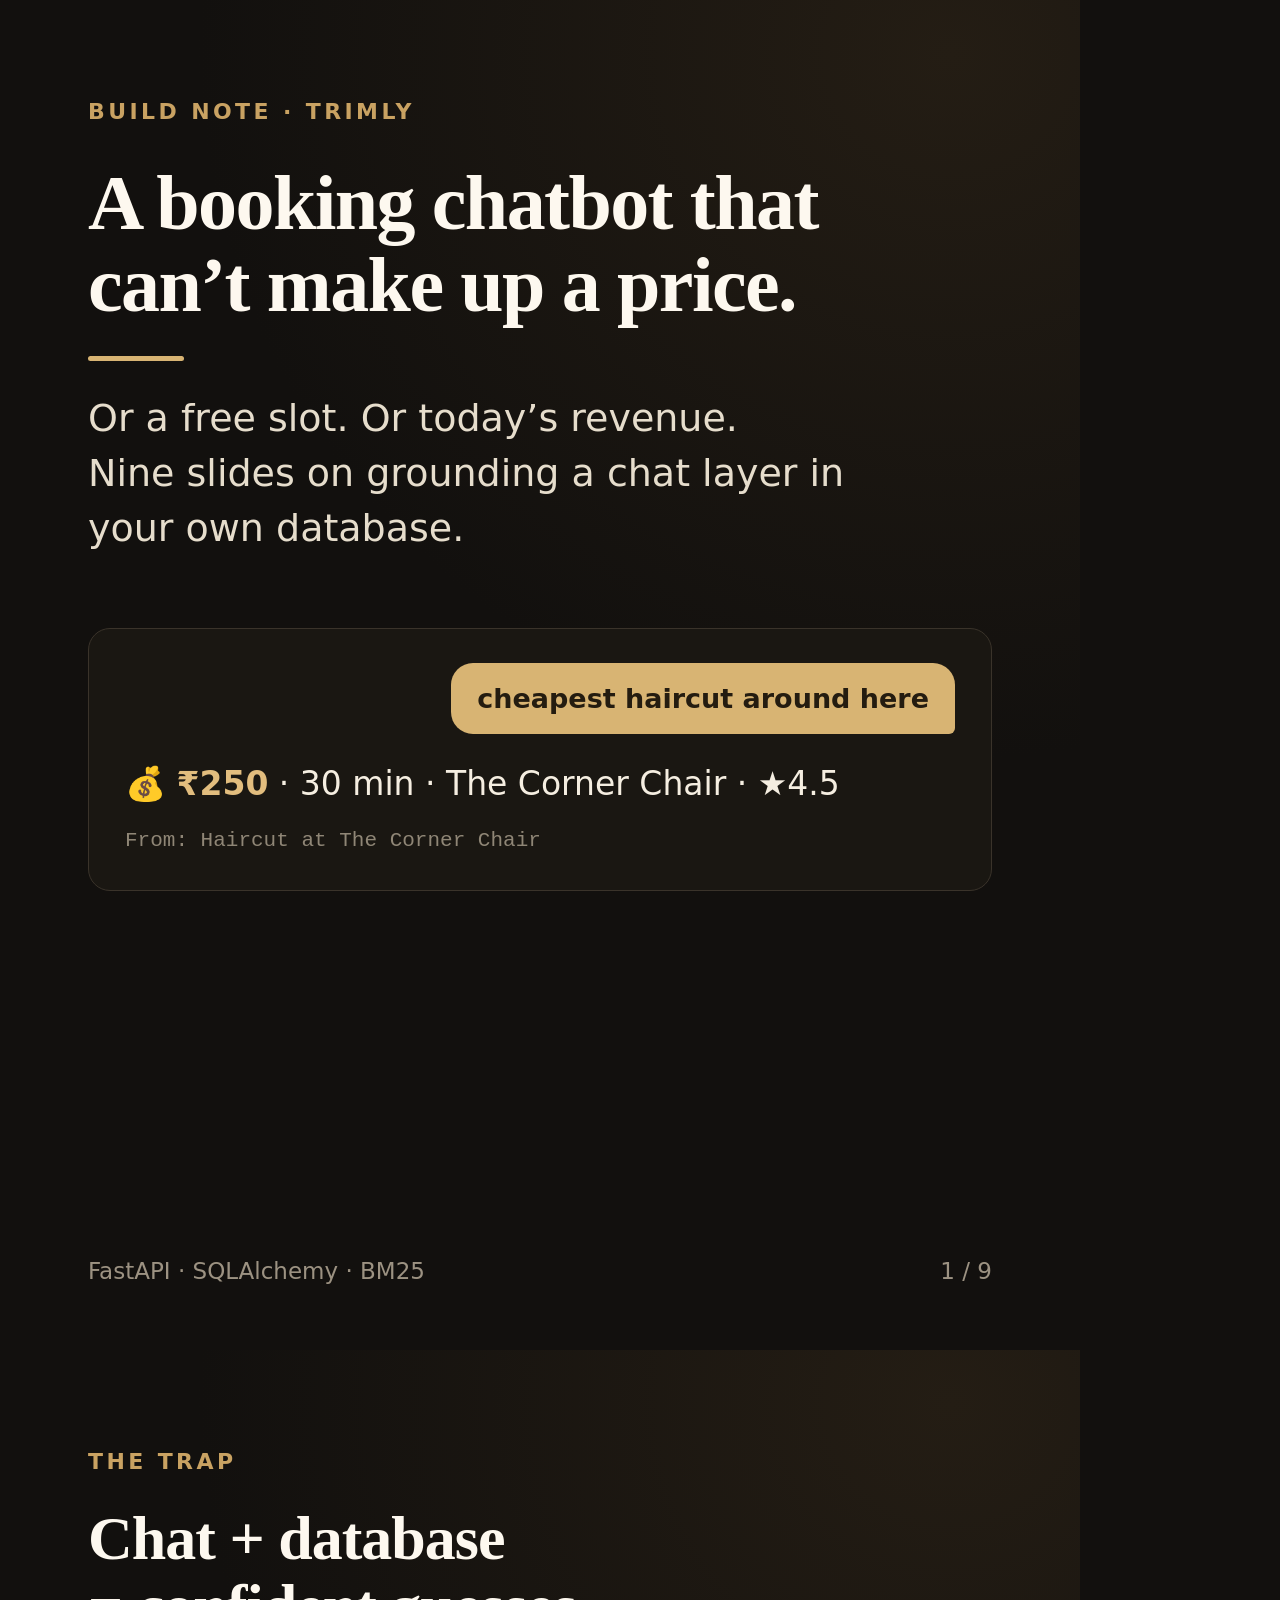
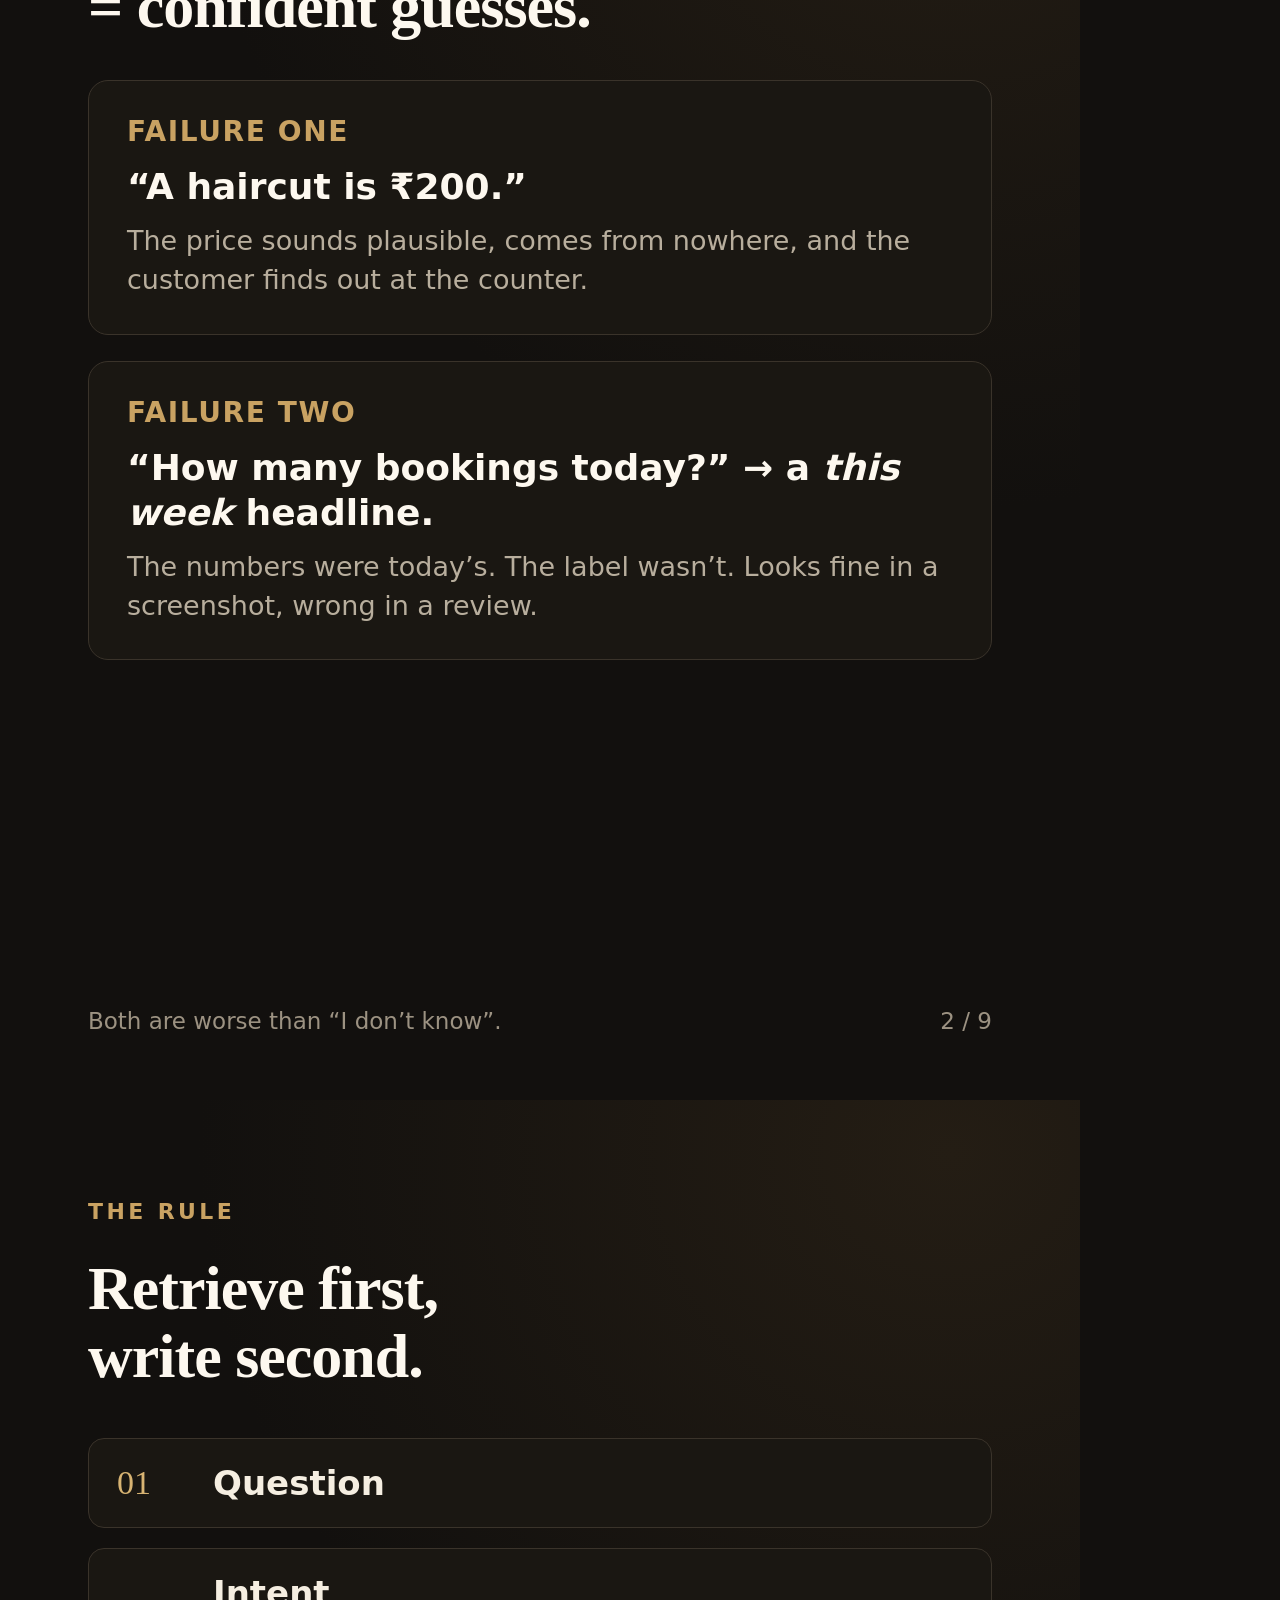
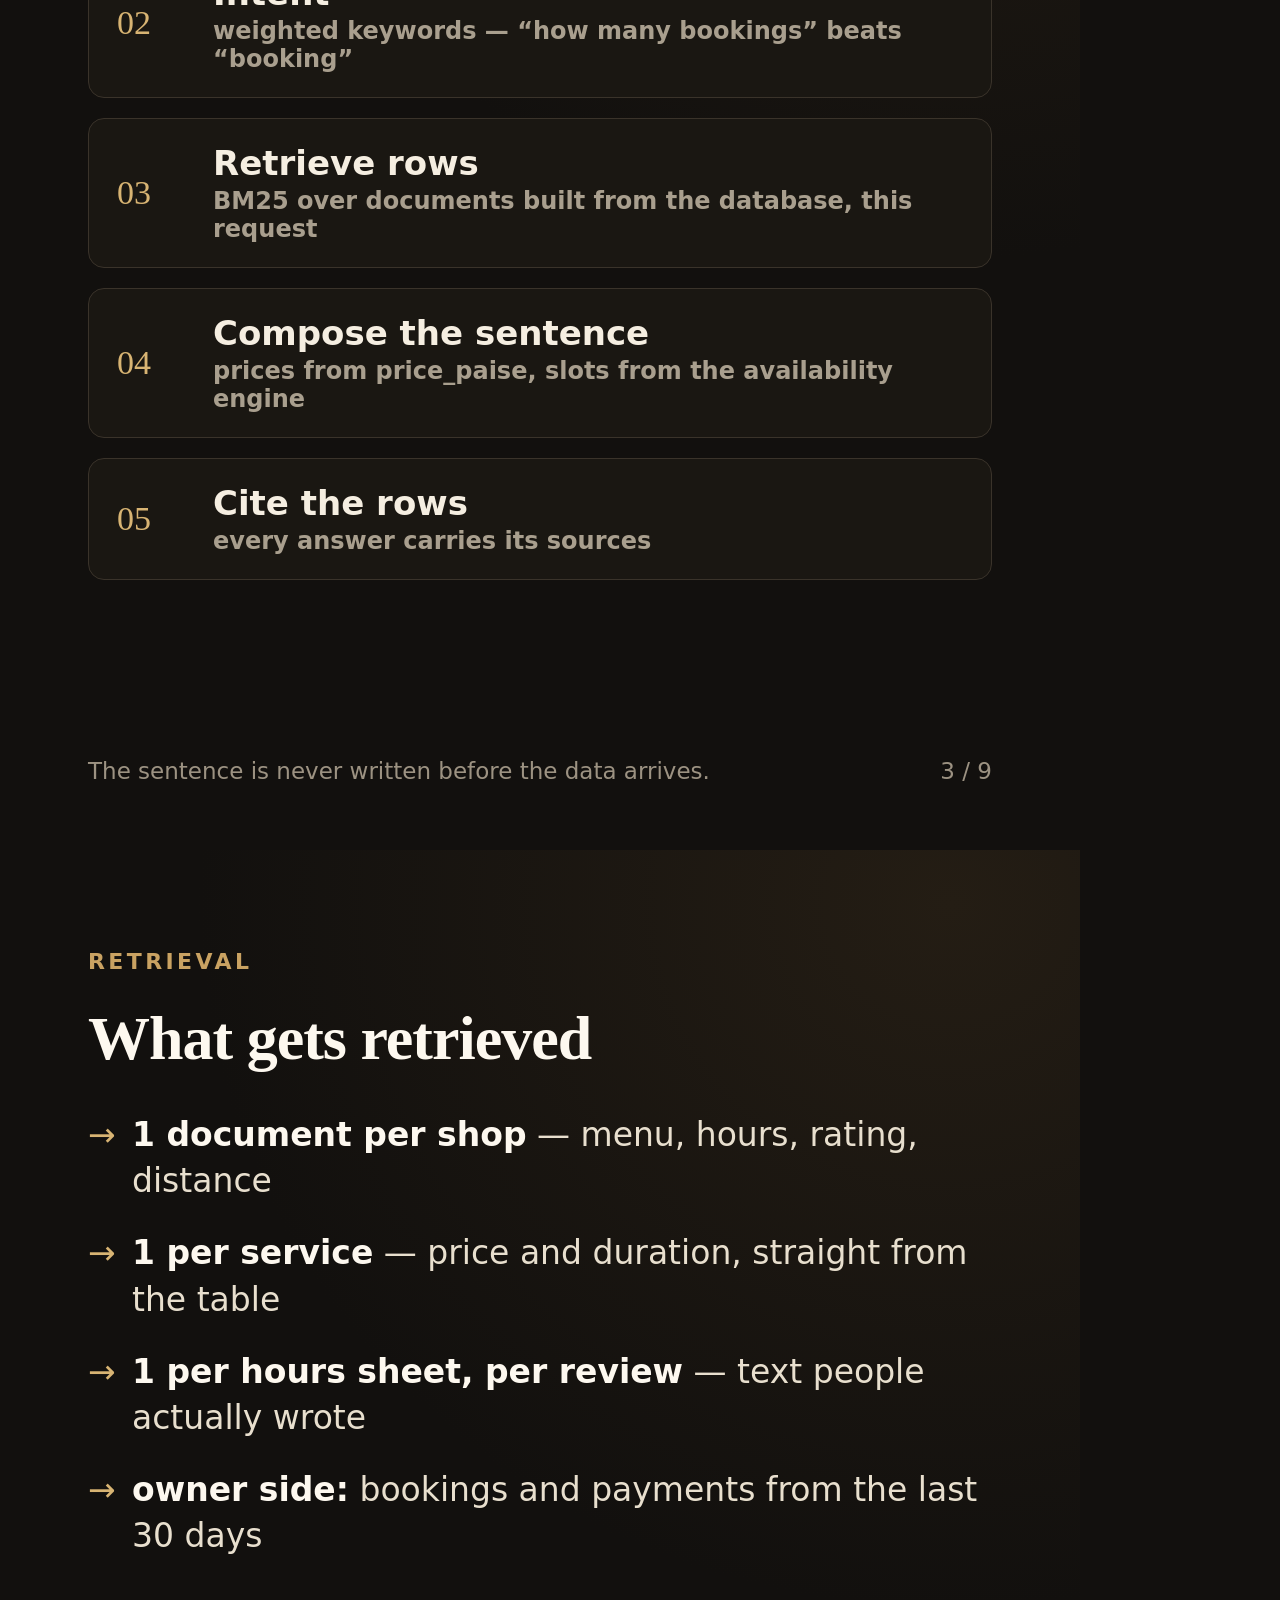
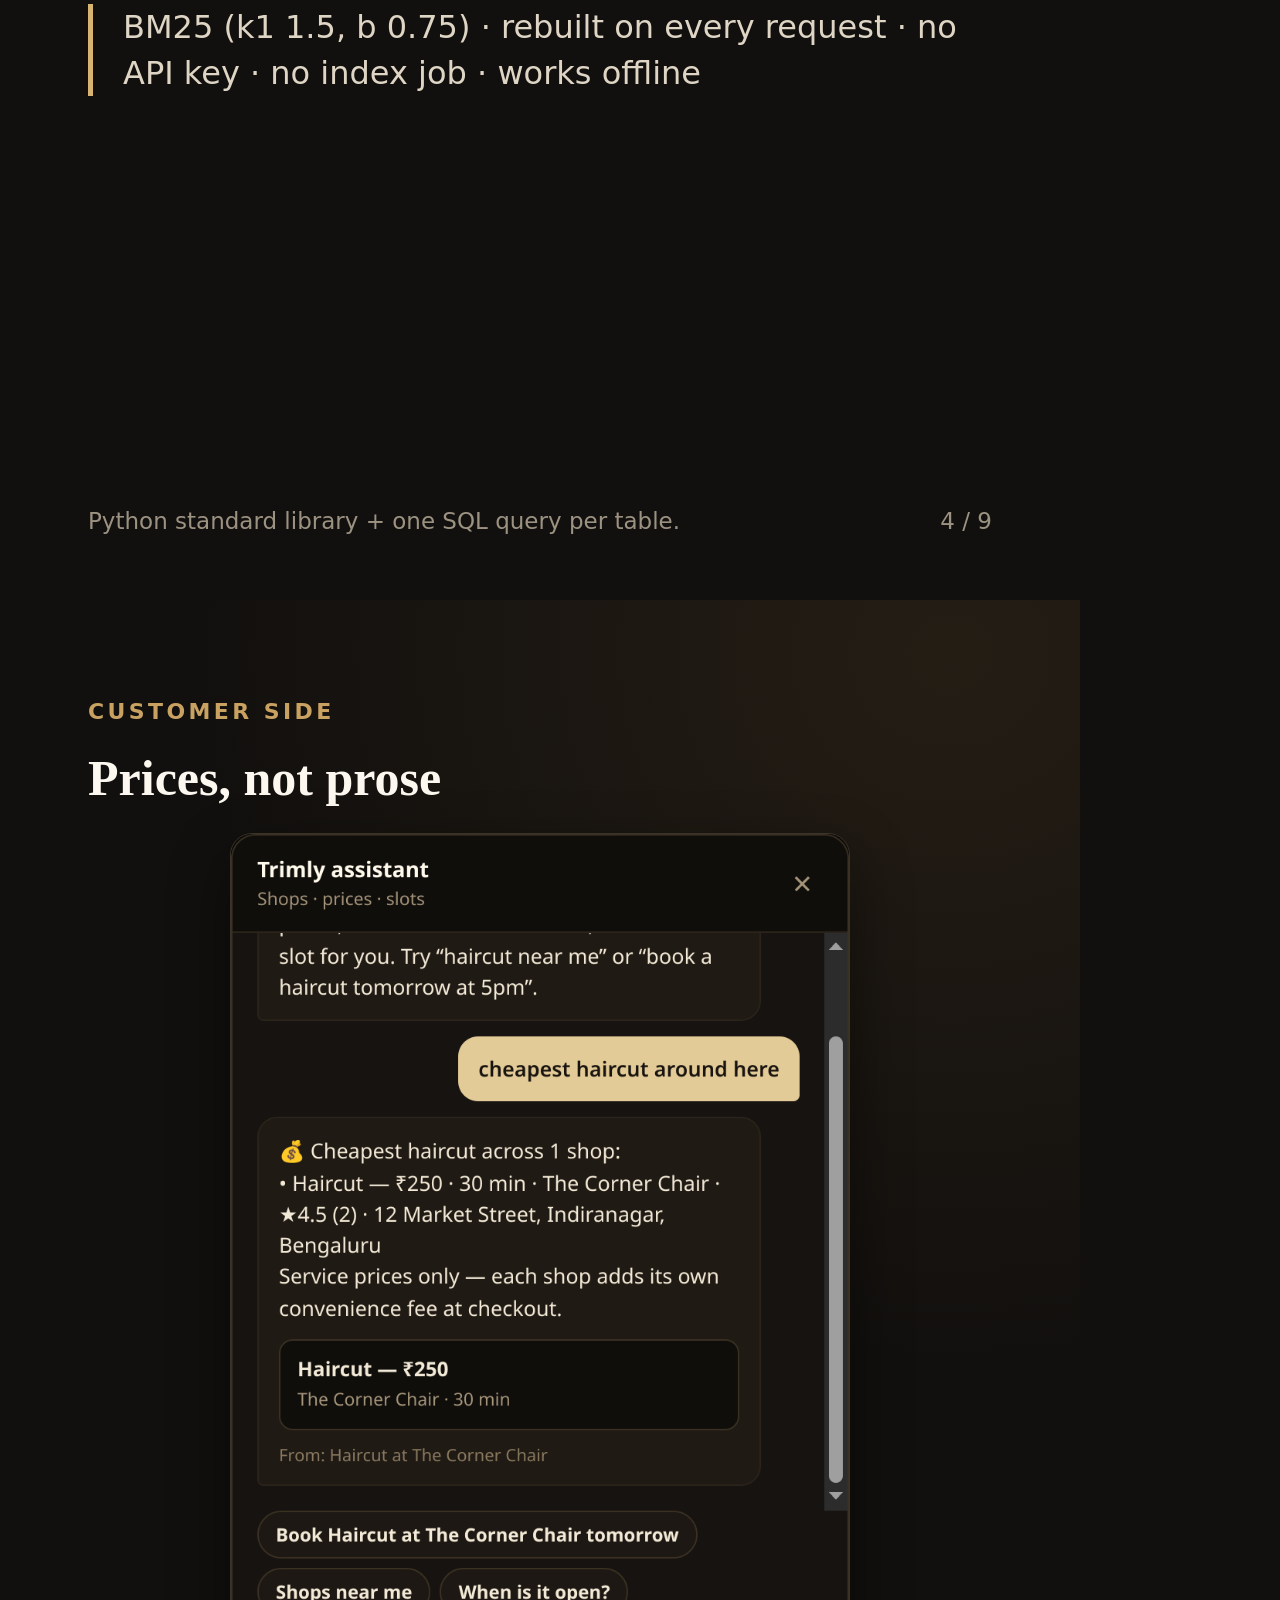
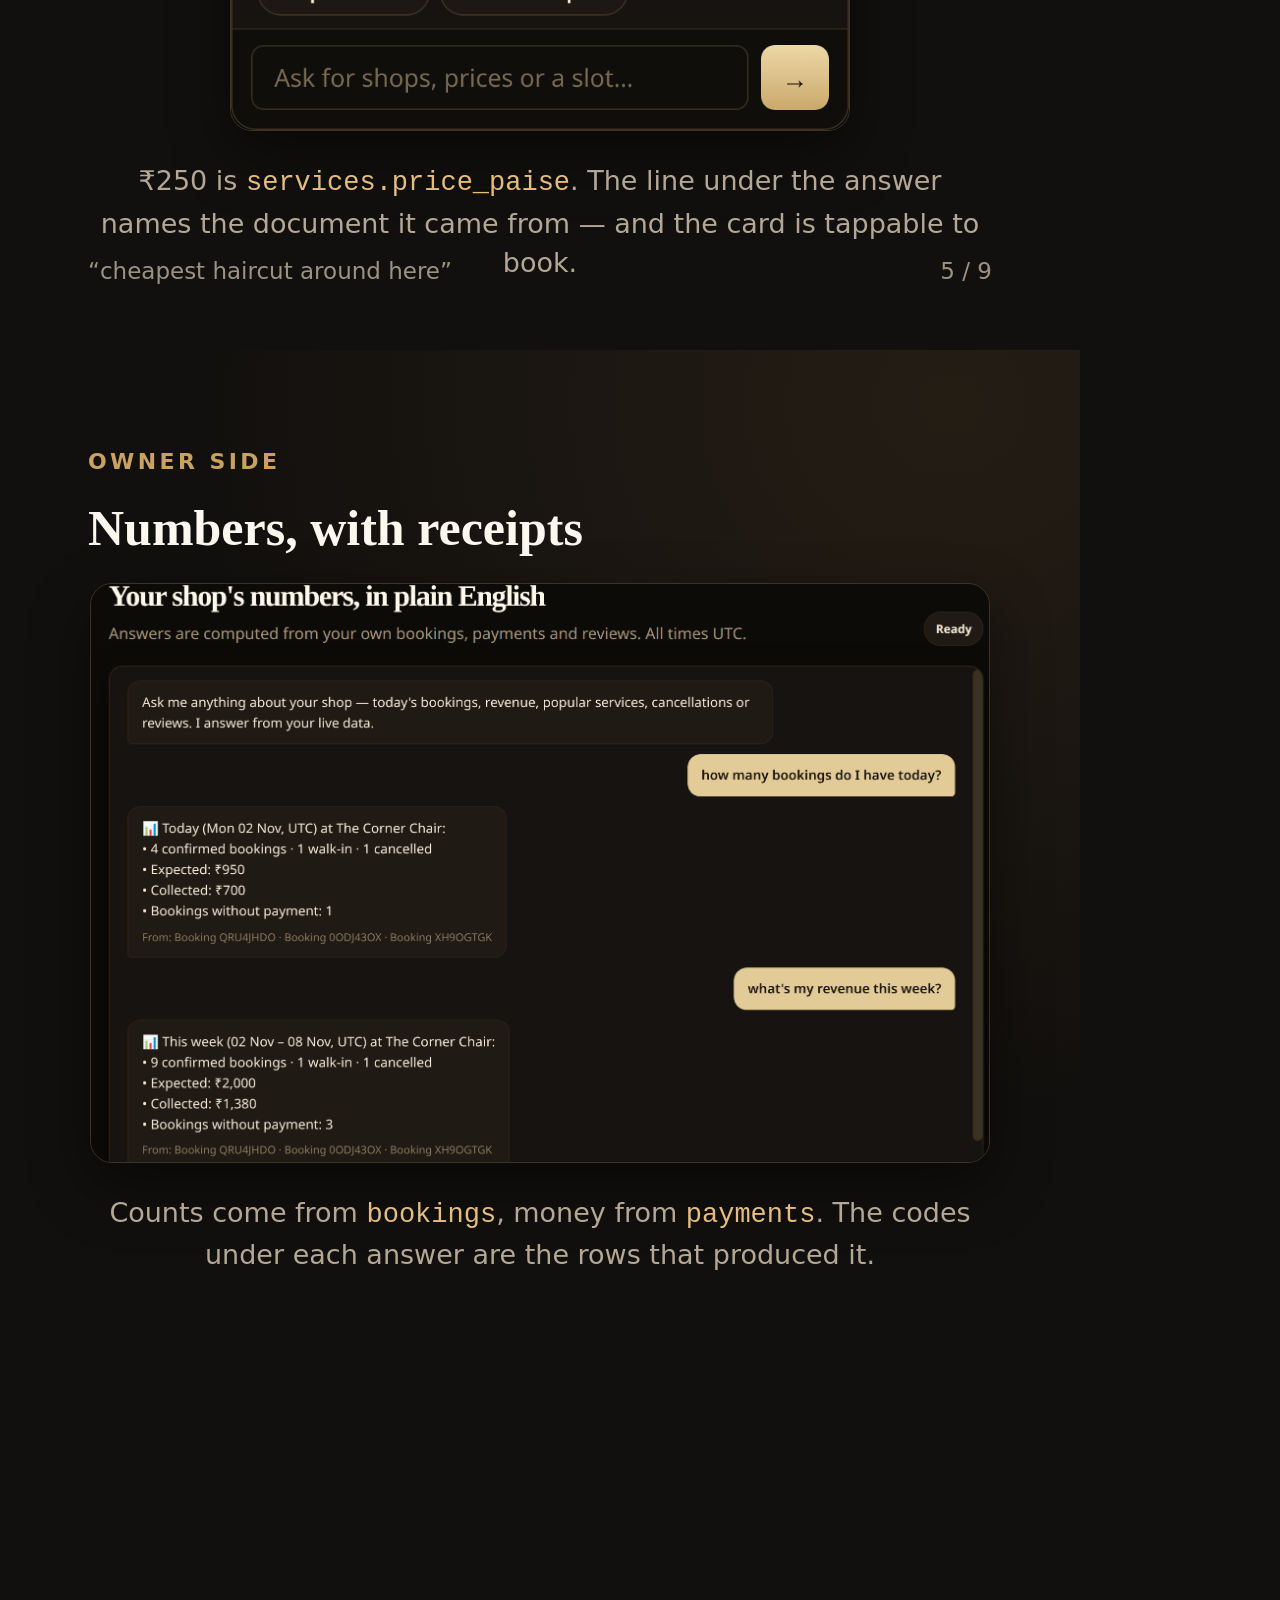
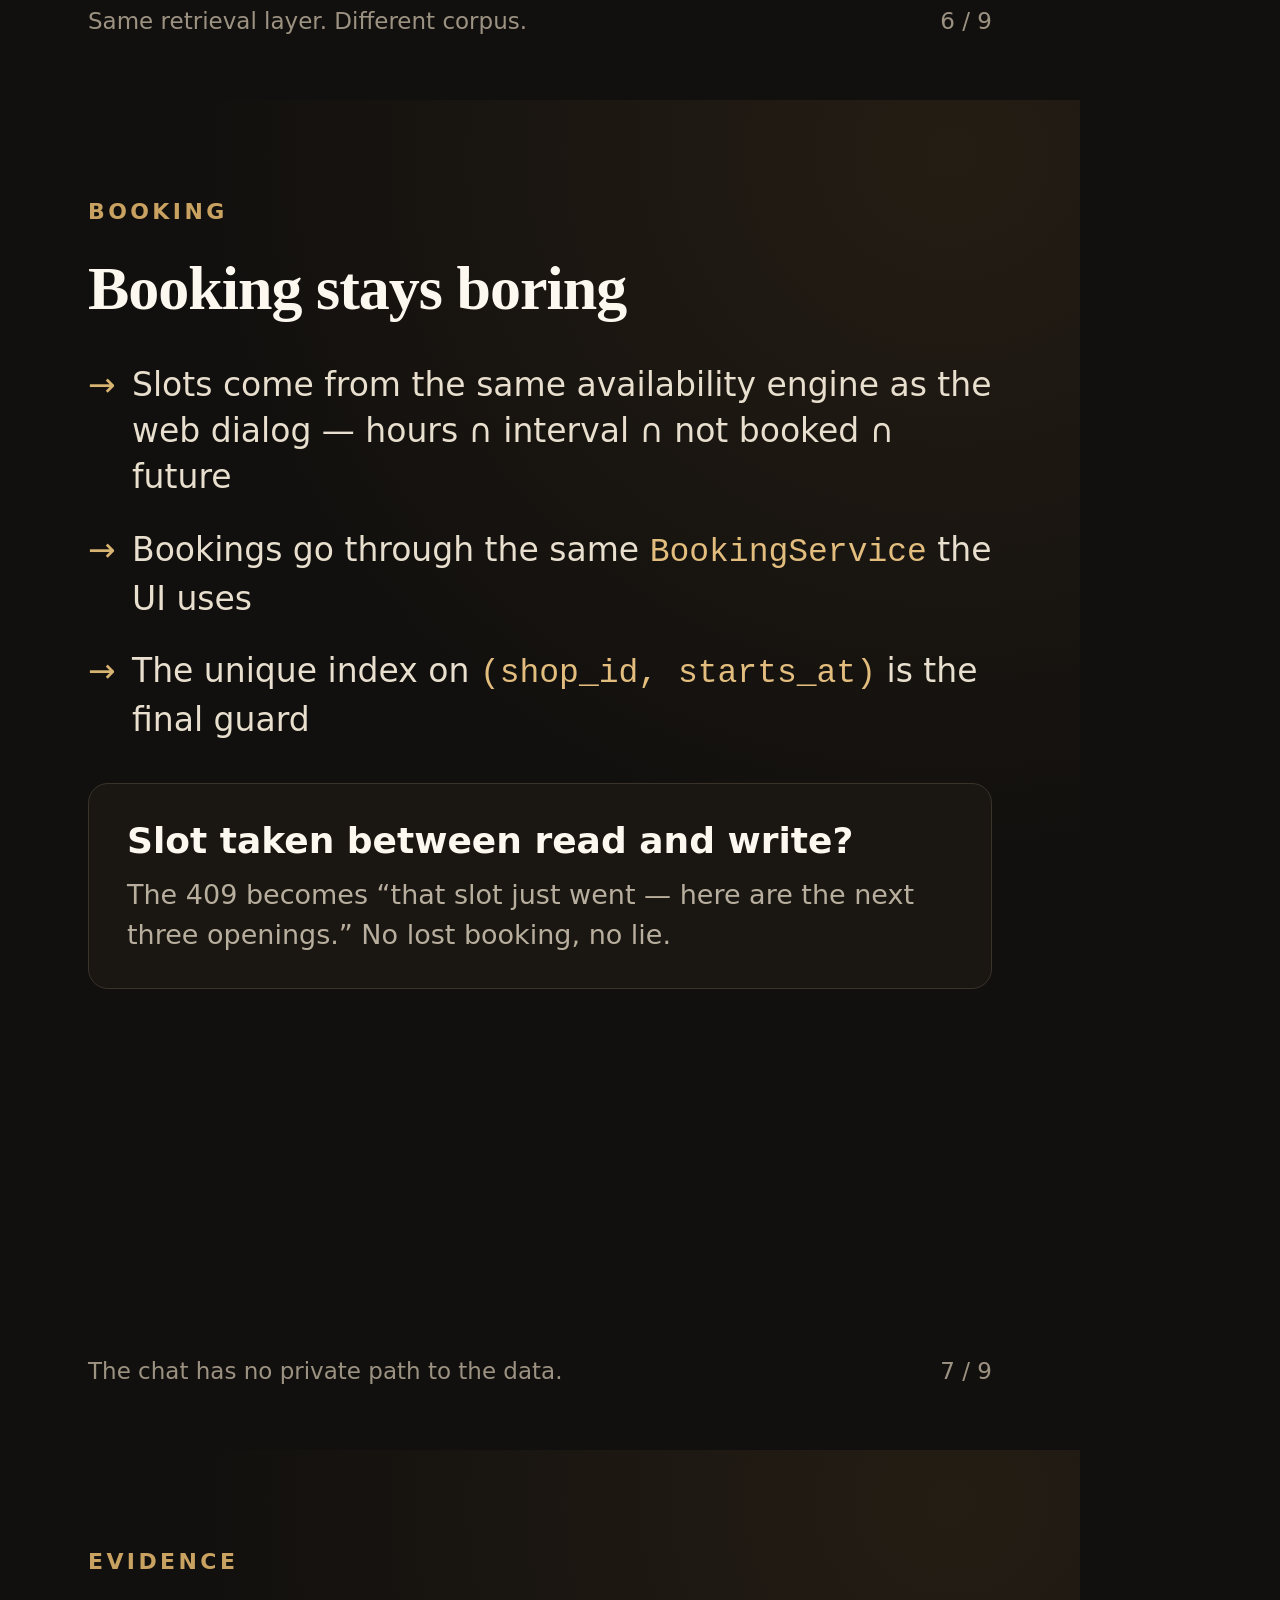
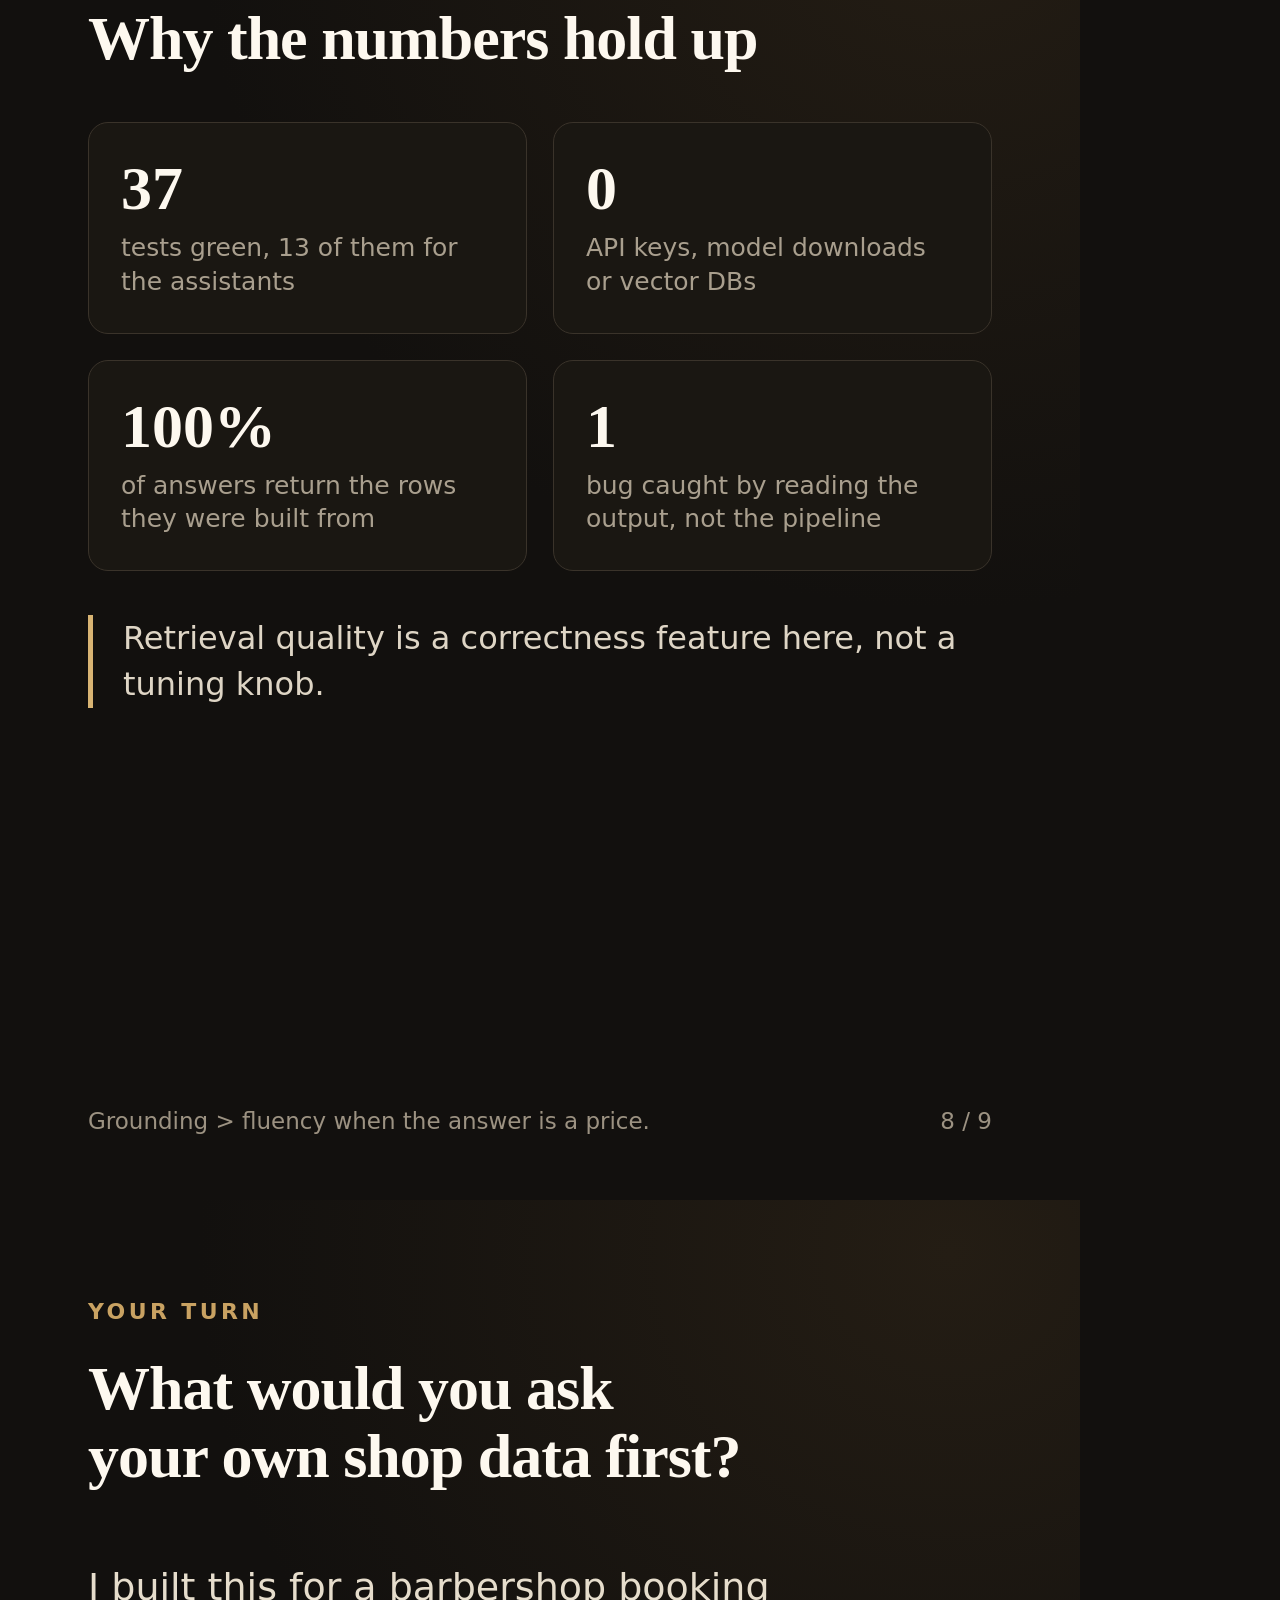
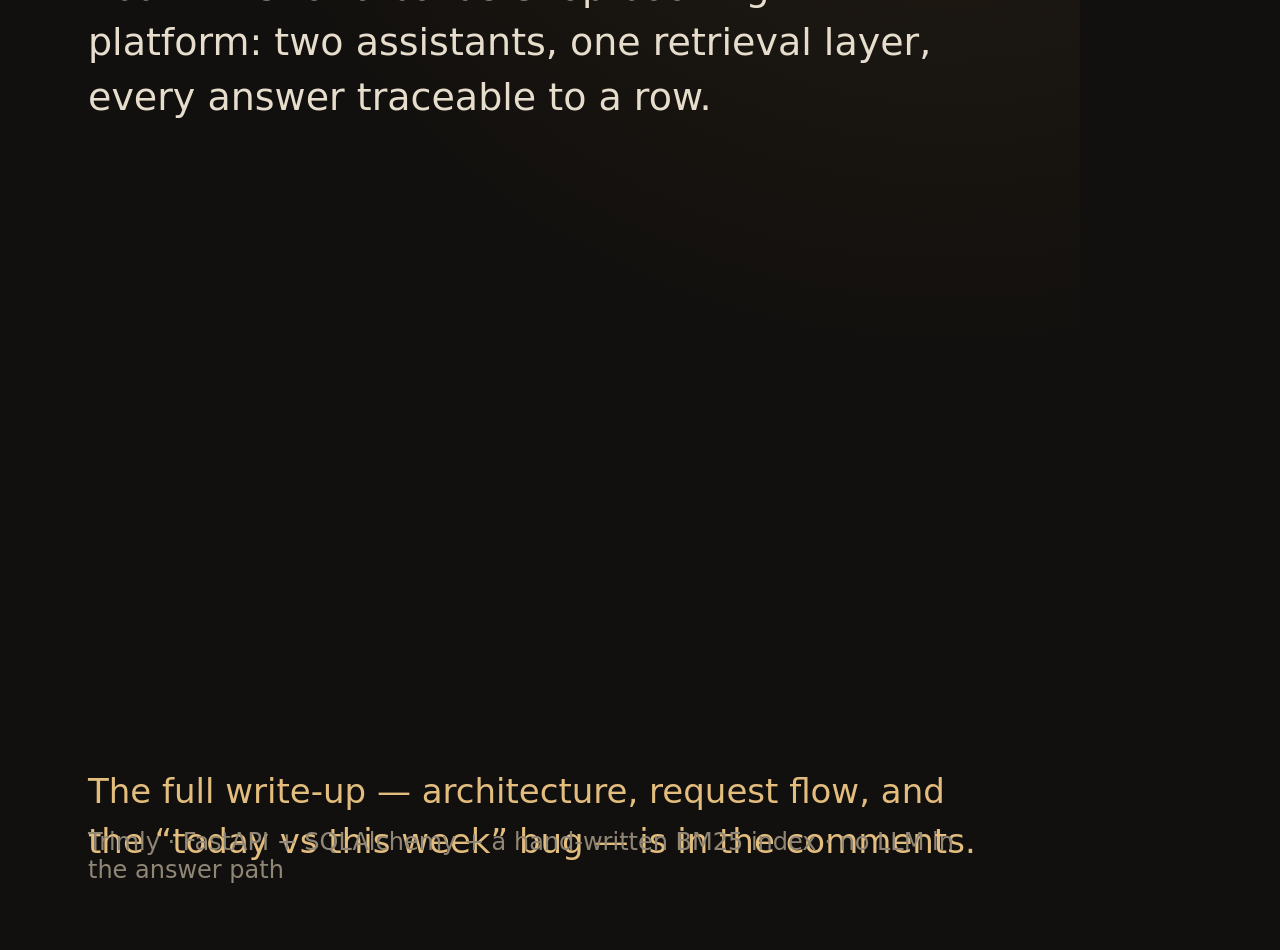
<file: docs/linkedin/carousel.html>
<!doctype html>
<html lang="en">
<head>
<meta charset="utf-8">
<title>Trimly — LinkedIn carousel</title>
<style>
  @page { size: 1080px 1350px; margin: 0; }
  * { box-sizing: border-box; margin: 0; padding: 0; }
  html, body { background: #12100e; }
  body {
    font-family: "Segoe UI", system-ui, -apple-system, "Helvetica Neue", Arial, sans-serif;
    color: #f3ede1; -webkit-print-color-adjust: exact; print-color-adjust: exact;
  }
  .slide {
    width: 1080px; height: 1350px; padding: 96px 88px 84px; position: relative;
    background: radial-gradient(120% 90% at 88% 4%, #241d14 0%, #12100e 58%);
    display: flex; flex-direction: column; overflow: hidden;
    page-break-after: always; break-after: page;
  }
  .slide:last-child { page-break-after: auto; break-after: auto; }
  .eyebrow { font-size: 22px; letter-spacing: 3.4px; text-transform: uppercase; color: #c9a262; font-weight: 700; }
  h1 { font-family: Georgia, "Times New Roman", serif; font-size: 78px; line-height: 1.05; letter-spacing: -1.6px; margin: 34px 0 0; color: #fdf8ef; }
  h2 { font-family: Georgia, "Times New Roman", serif; font-size: 62px; line-height: 1.1; letter-spacing: -1px; color: #fdf8ef; margin: 0 0 40px; }
  h3 { font-family: Georgia, "Times New Roman", serif; font-size: 50px; line-height: 1.15; color: #fdf8ef; margin: 0 0 26px; }
  p { font-size: 34px; line-height: 1.45; color: #ded5c5; }
  .lede { font-size: 38px; line-height: 1.45; color: #e6ddcc; max-width: 850px; margin-top: 30px; }
  .foot { position: absolute; left: 88px; right: 88px; bottom: 66px; font-size: 23px; color: #9c9282; display: flex; justify-content: space-between; }
  .rule { width: 96px; height: 5px; background: #d8b473; border-radius: 3px; margin: 30px 0 0; }
  .gold { color: #e2bd7e; }
  .mono { font-family: ui-monospace, Menlo, Consolas, monospace; }

  .card { border: 1px solid #3a332a; background: #1a1712; border-radius: 20px; padding: 34px 38px; }
  .card h4 { font-size: 28px; color: #c9a262; letter-spacing: 1.6px; text-transform: uppercase; margin-bottom: 16px; }
  .card b { font-size: 36px; display: block; line-height: 1.25; color: #fdf8ef; margin-bottom: 12px; }
  .card span { font-size: 27px; line-height: 1.45; color: #b8ae9d; display: block; }
  .stack { display: grid; gap: 26px; }

  .steps { display: grid; gap: 20px; margin-top: 8px; }
  .step { display: grid; grid-template-columns: 74px 1fr; align-items: center; gap: 22px;
          border: 1px solid #3a332a; background: #1a1712; border-radius: 16px; padding: 24px 28px; }
  .step i { font-style: normal; font-family: Georgia, serif; font-size: 34px; color: #d8b473; }
  .step b { font-size: 34px; font-weight: 600; color: #f5eee1; }
  .step span { display: block; font-size: 24px; color: #a99f8e; margin-top: 4px; }
  .arrow { text-align: center; color: #6d6252; font-size: 26px; }

  ul.checks { list-style: none; display: grid; gap: 26px; }
  ul.checks li { font-size: 33px; line-height: 1.4; color: #e8dfce; padding-left: 44px; position: relative; }
  ul.checks li::before { content: "→"; position: absolute; left: 0; color: #d8b473; }
  ul.checks li b { color: #fdf8ef; }

  figure { margin: 0; display: flex; flex-direction: column; align-items: center; }
  figure img { border: 1px solid #3a332a; border-radius: 22px; box-shadow: 0 24px 60px rgba(0,0,0,.45); }
  figure.panel img { width: 620px; }
  figure.wide img { width: 900px; }
  figcaption { font-size: 27px; line-height: 1.45; color: #b3a896; margin-top: 30px; text-align: center; max-width: 880px; }

  .stats { display: grid; grid-template-columns: 1fr 1fr; gap: 26px; margin-top: 10px; }
  .stat { border: 1px solid #3a332a; background: #1a1712; border-radius: 20px; padding: 34px 32px; }
  .stat b { font-family: Georgia, serif; font-size: 62px; line-height: 1; color: #fdf8ef; display: block; }
  .stat span { font-size: 25px; color: #a99f8e; display: block; margin-top: 12px; line-height: 1.35; }
  .quote { border-left: 5px solid #d8b473; padding-left: 30px; font-size: 32px; line-height: 1.45; color: #ded5c5; }

  .cta { margin-top: auto; font-size: 36px; line-height: 1.5; color: #f0e8d8; }

  .hook-card { margin-top: 72px; border: 1px solid #3a332a; background: #1a1712; border-radius: 22px; padding: 34px 36px; }
  .hook-card .q { align-self: flex-end; justify-self: end; background: #d8b473; color: #241c10; font-weight: 700;
                  font-size: 27px; padding: 16px 26px; border-radius: 22px 22px 6px 22px; width: fit-content; margin-left: auto; }
  .hook-card .a { font-size: 33px; color: #f5eee1; margin-top: 26px; }
  .hook-card .a b { color: #e2bd7e; }
  .hook-card .src { font-family: ui-monospace, Menlo, Consolas, monospace; font-size: 21px; color: #8f8676; margin-top: 18px; }
  .byline { position: absolute; left: 88px; right: 88px; bottom: 66px; font-size: 24px; color: #8f8676; }
</style>
</head>
<body>

<!-- 1 · hook -->
<section class="slide">
  <p class="eyebrow">Build note · Trimly</p>
  <h1>A booking chatbot that can’t make up a price.</h1>
  <div class="rule"></div>
  <p class="lede">Or a free slot. Or today’s revenue.<br>Nine slides on grounding a chat layer in your own database.</p>
  <div class="hook-card">
    <p class="q">cheapest haircut around here</p>
    <p class="a">💰 <b>₹250</b> · 30 min · The Corner Chair · ★4.5</p>
    <p class="src">From: Haircut at The Corner Chair</p>
  </div>
  <div class="foot"><span>FastAPI · SQLAlchemy · BM25</span><span>1 / 9</span></div>
</section>

<!-- 2 · the trap -->
<section class="slide">
  <p class="eyebrow">The trap</p>
  <h2 style="margin-top:26px">Chat + database<br>= confident guesses.</h2>
  <div class="stack">
    <div class="card">
      <h4>Failure one</h4>
      <b>“A haircut is ₹200.”</b>
      <span>The price sounds plausible, comes from nowhere, and the customer finds out at the counter.</span>
    </div>
    <div class="card">
      <h4>Failure two</h4>
      <b>“How many bookings today?” → a <i>this week</i> headline.</b>
      <span>The numbers were today’s. The label wasn’t. Looks fine in a screenshot, wrong in a review.</span>
    </div>
  </div>
  <div class="foot"><span>Both are worse than “I don’t know”.</span><span>2 / 9</span></div>
</section>

<!-- 3 · the rule -->
<section class="slide">
  <p class="eyebrow">The rule</p>
  <h2 style="margin-top:26px">Retrieve first,<br>write second.</h2>
  <div class="steps">
    <div class="step"><i>01</i><b>Question</b></div>
    <div class="step"><i>02</i><b>Intent<span>weighted keywords — “how many bookings” beats “booking”</span></b></div>
    <div class="step"><i>03</i><b>Retrieve rows<span>BM25 over documents built from the database, this request</span></b></div>
    <div class="step"><i>04</i><b>Compose the sentence<span>prices from price_paise, slots from the availability engine</span></b></div>
    <div class="step"><i>05</i><b>Cite the rows<span>every answer carries its sources</span></b></div>
  </div>
  <div class="foot"><span>The sentence is never written before the data arrives.</span><span>3 / 9</span></div>
</section>

<!-- 4 · corpus -->
<section class="slide">
  <p class="eyebrow">Retrieval</p>
  <h2 style="margin-top:26px">What gets retrieved</h2>
  <ul class="checks">
    <li><b>1 document per shop</b> — menu, hours, rating, distance</li>
    <li><b>1 per service</b> — price and duration, straight from the table</li>
    <li><b>1 per hours sheet, per review</b> — text people actually wrote</li>
    <li><b>owner side:</b> bookings and payments from the last 30 days</li>
  </ul>
  <p class="quote" style="margin-top:44px">BM25 (k1 1.5, b 0.75) · rebuilt on every request · no API key · no index job · works offline</p>
  <div class="foot"><span>Python standard library + one SQL query per table.</span><span>4 / 9</span></div>
</section>

<!-- 5 · customer demo -->
<section class="slide">
  <p class="eyebrow">Customer side</p>
  <h3 style="margin-top:22px">Prices, not prose</h3>
  <figure class="panel">
    <img src="images/customer-panel.png" alt="Customer chat panel answering cheapest haircut with a price card and a source line">
    <figcaption>₹250 is <span class="mono gold">services.price_paise</span>. The line under the answer names the document it came from — and the card is tappable to book.</figcaption>
  </figure>
  <div class="foot"><span>“cheapest haircut around here”</span><span>5 / 9</span></div>
</section>

<!-- 6 · owner demo -->
<section class="slide">
  <p class="eyebrow">Owner side</p>
  <h3 style="margin-top:22px">Numbers, with receipts</h3>
  <figure class="wide">
    <img src="images/owner-panel.png" alt="Owner assistant showing today's bookings and this week's revenue with booking codes as sources">
    <figcaption>Counts come from <span class="mono gold">bookings</span>, money from <span class="mono gold">payments</span>. The codes under each answer are the rows that produced it.</figcaption>
  </figure>
  <div class="foot"><span>Same retrieval layer. Different corpus.</span><span>6 / 9</span></div>
</section>

<!-- 7 · booking -->
<section class="slide">
  <p class="eyebrow">Booking</p>
  <h2 style="margin-top:26px">Booking stays boring</h2>
  <ul class="checks">
    <li>Slots come from the same availability engine as the web dialog — hours ∩ interval ∩ not booked ∩ future</li>
    <li>Bookings go through the same <span class="mono gold">BookingService</span> the UI uses</li>
    <li>The unique index on <span class="mono gold">(shop_id, starts_at)</span> is the final guard</li>
  </ul>
  <div class="card" style="margin-top:40px">
    <b>Slot taken between read and write?</b>
    <span>The 409 becomes “that slot just went — here are the next three openings.” No lost booking, no lie.</span>
  </div>
  <div class="foot"><span>The chat has no private path to the data.</span><span>7 / 9</span></div>
</section>

<!-- 8 · evidence -->
<section class="slide">
  <p class="eyebrow">Evidence</p>
  <h2 style="margin-top:26px">Why the numbers hold up</h2>
  <div class="stats">
    <div class="stat"><b>37</b><span>tests green, 13 of them for the assistants</span></div>
    <div class="stat"><b>0</b><span>API keys, model downloads or vector DBs</span></div>
    <div class="stat"><b>100%</b><span>of answers return the rows they were built from</span></div>
    <div class="stat"><b>1</b><span>bug caught by reading the output, not the pipeline</span></div>
  </div>
  <p class="quote" style="margin-top:44px">Retrieval quality is a correctness feature here, not a tuning knob.</p>
  <div class="foot"><span>Grounding &gt; fluency when the answer is a price.</span><span>8 / 9</span></div>
</section>

<!-- 9 · cta -->
<section class="slide">
  <p class="eyebrow">Your turn</p>
  <h2 style="margin-top:26px">What would you ask<br>your own shop data first?</h2>
  <p class="lede">I built this for a barbershop booking platform: two assistants, one retrieval layer, every answer traceable to a row.</p>
  <div class="cta">
    <p style="color:#e2bd7e; font-size:34px">The full write-up — architecture, request flow, and the “today vs this week” bug — is in the comments.</p>
  </div>
  <div class="byline">Trimly · FastAPI + SQLAlchemy + a hand-written BM25 index · no LLM in the answer path</div>
</section>

</body>
</html>
</file>
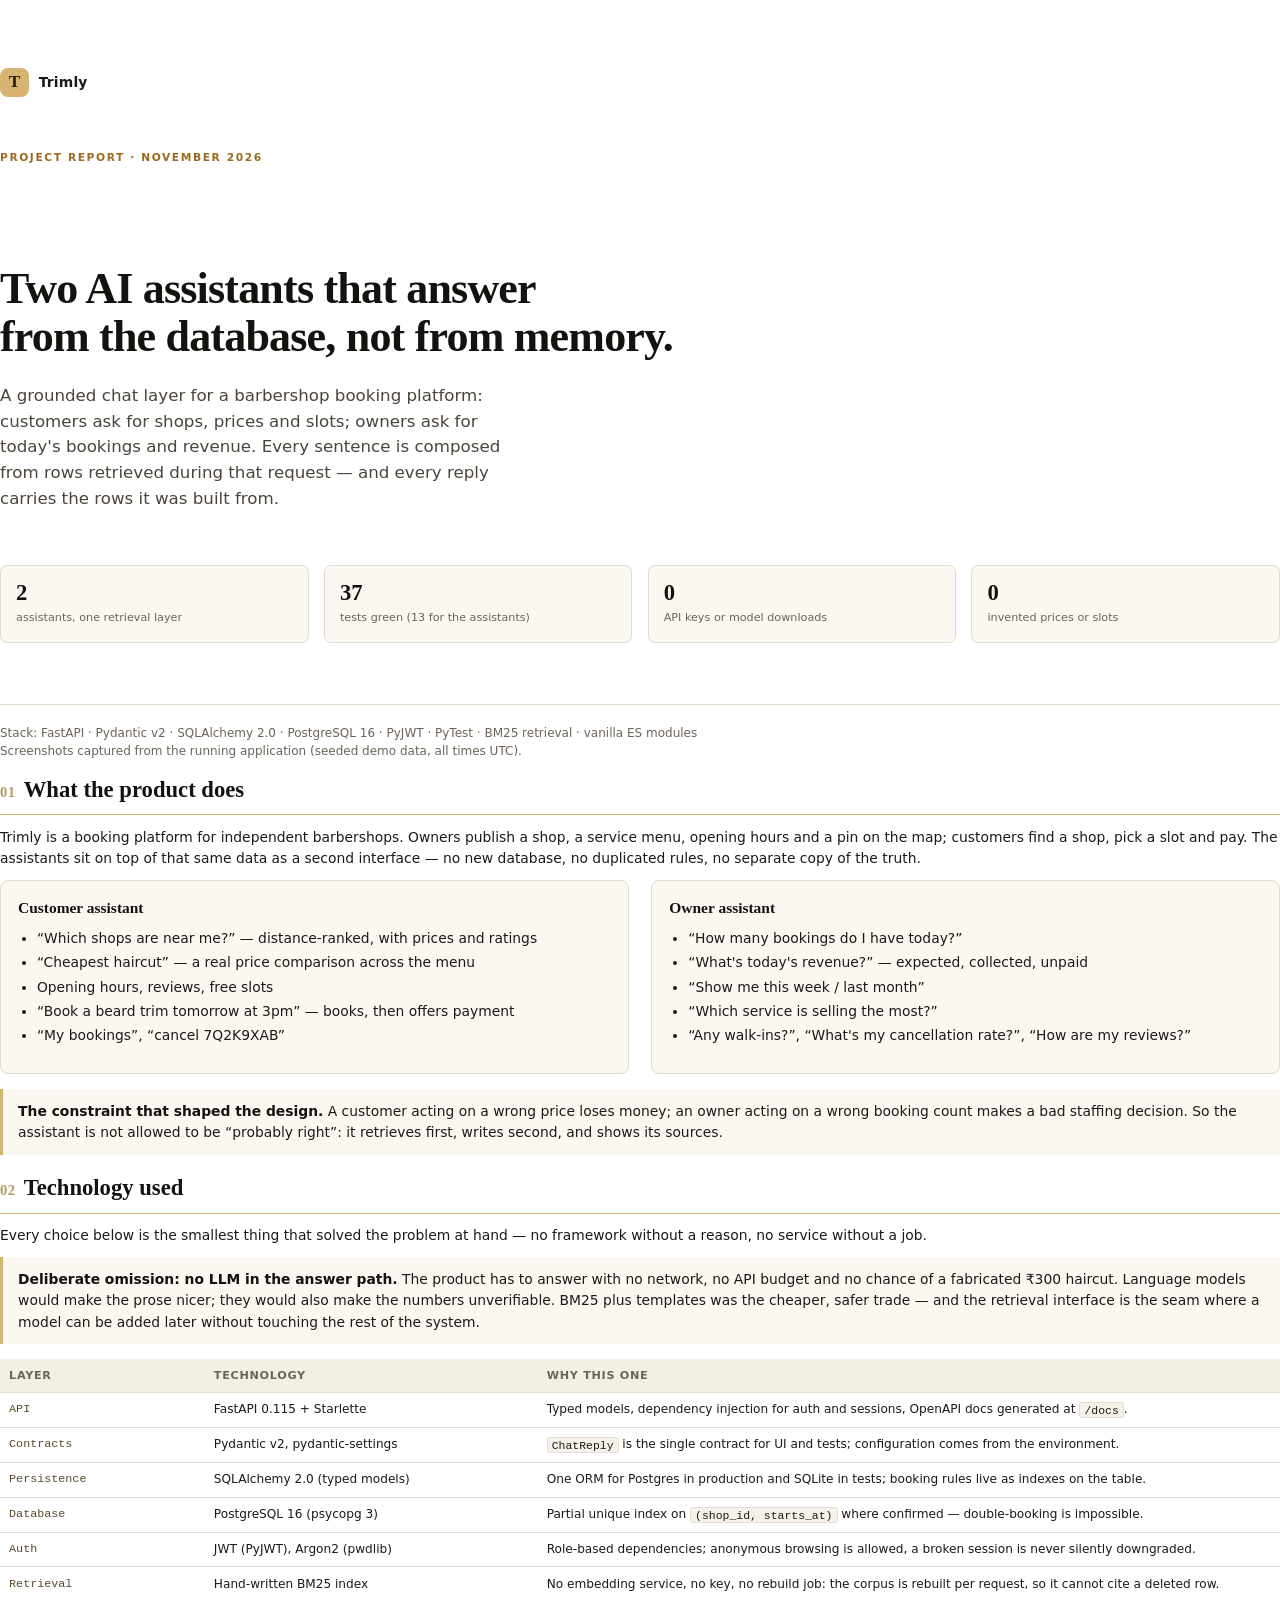
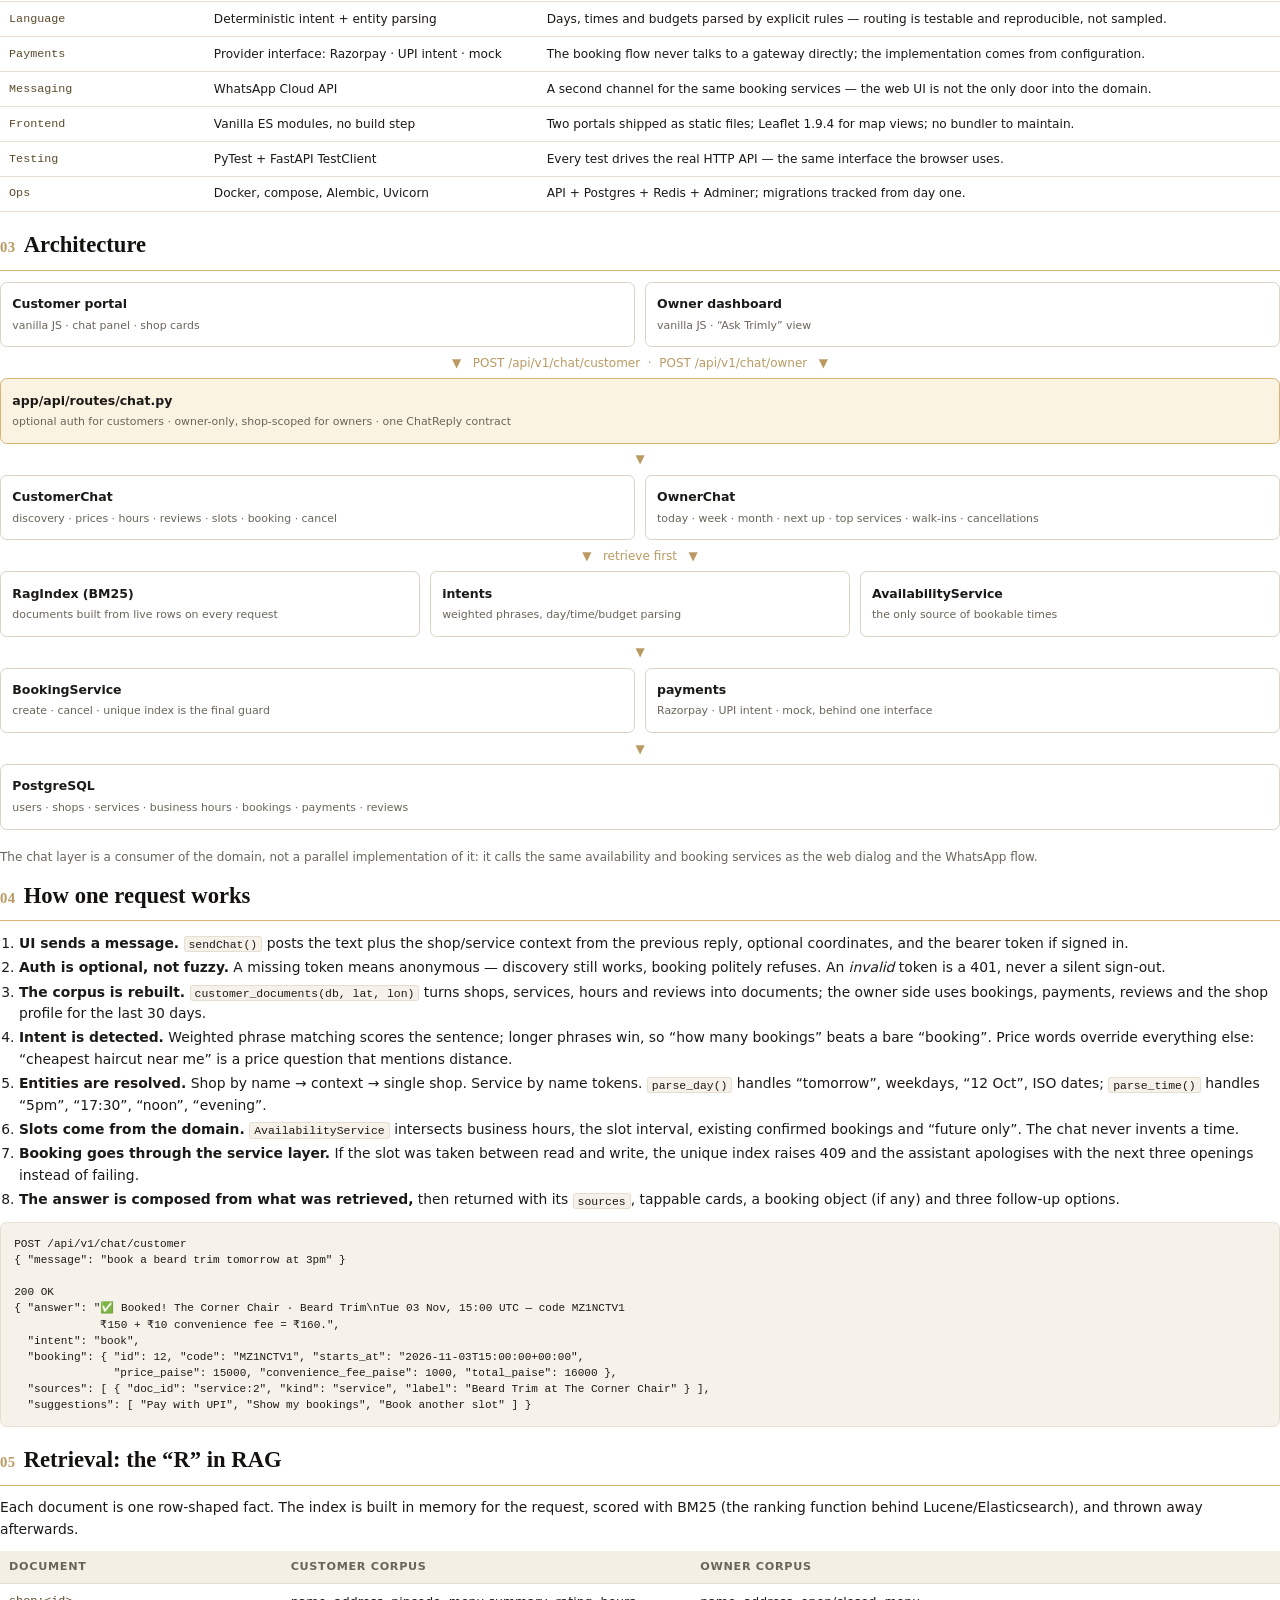
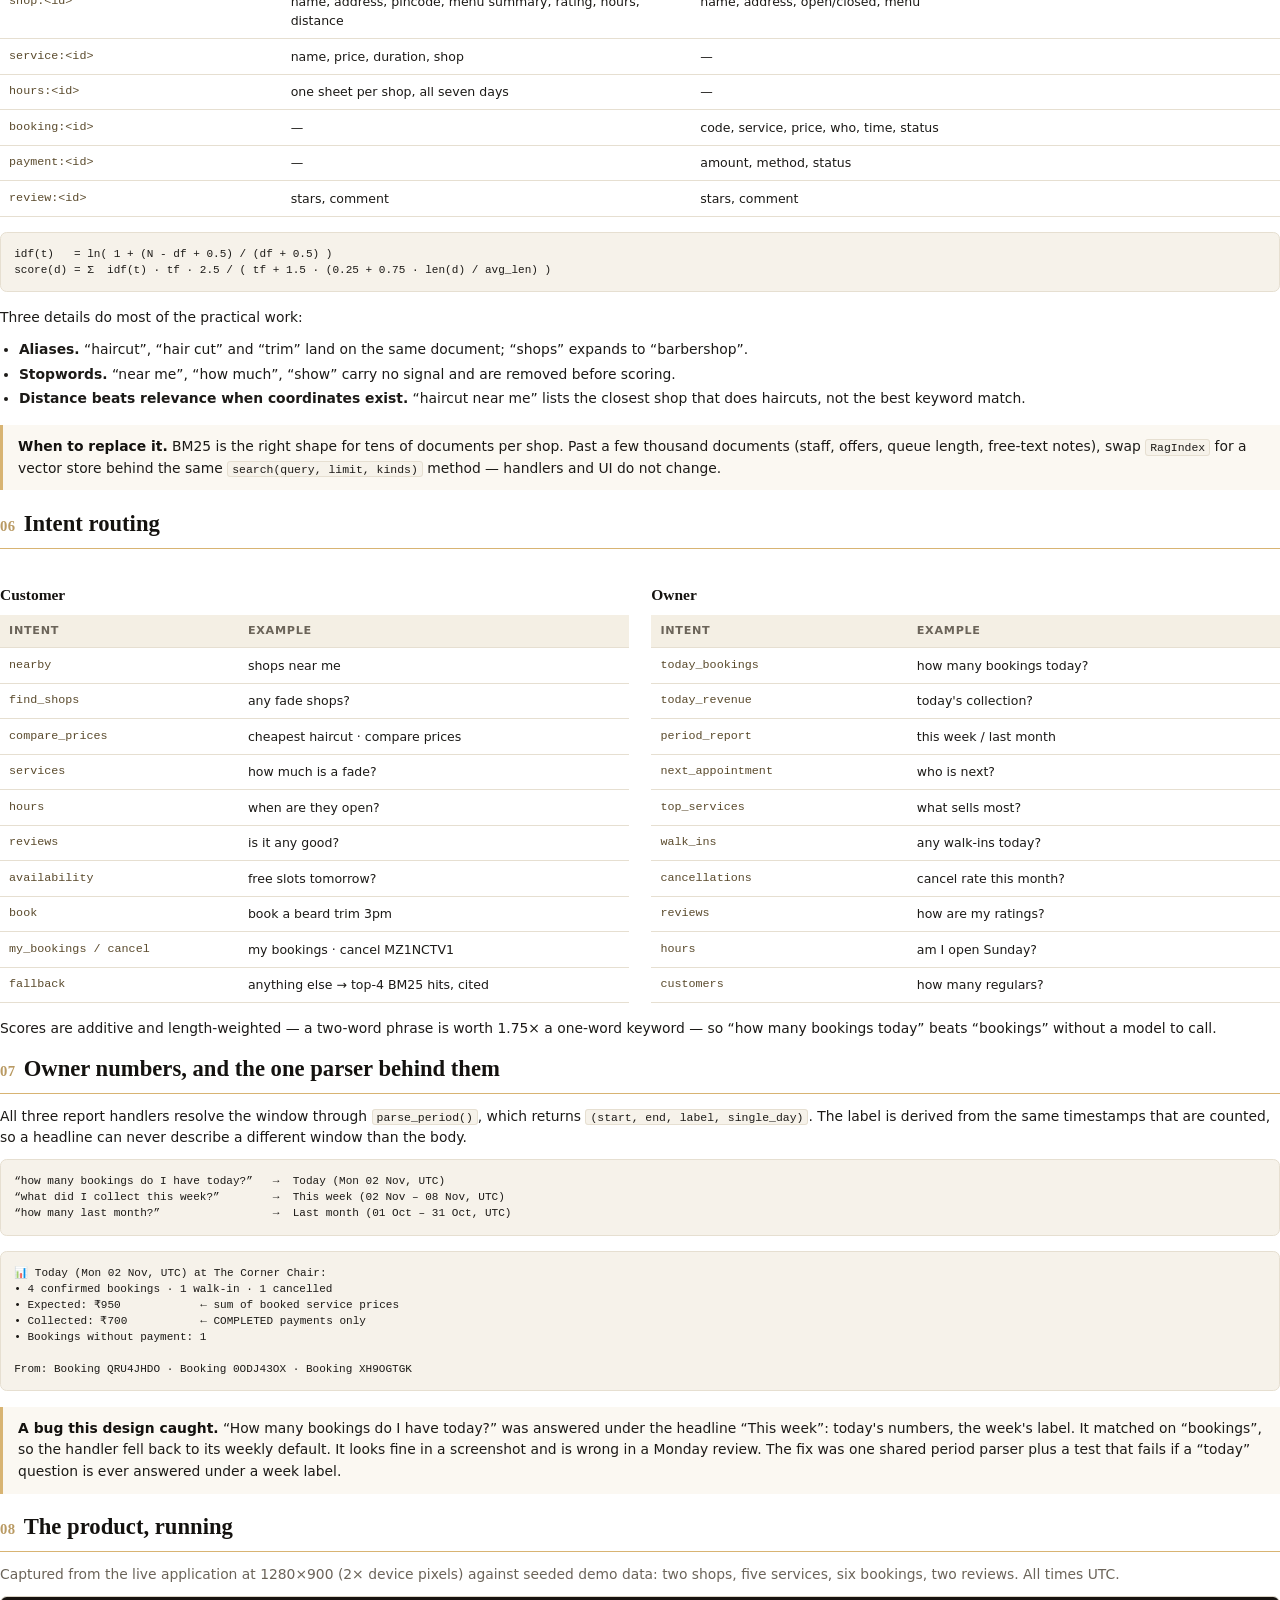
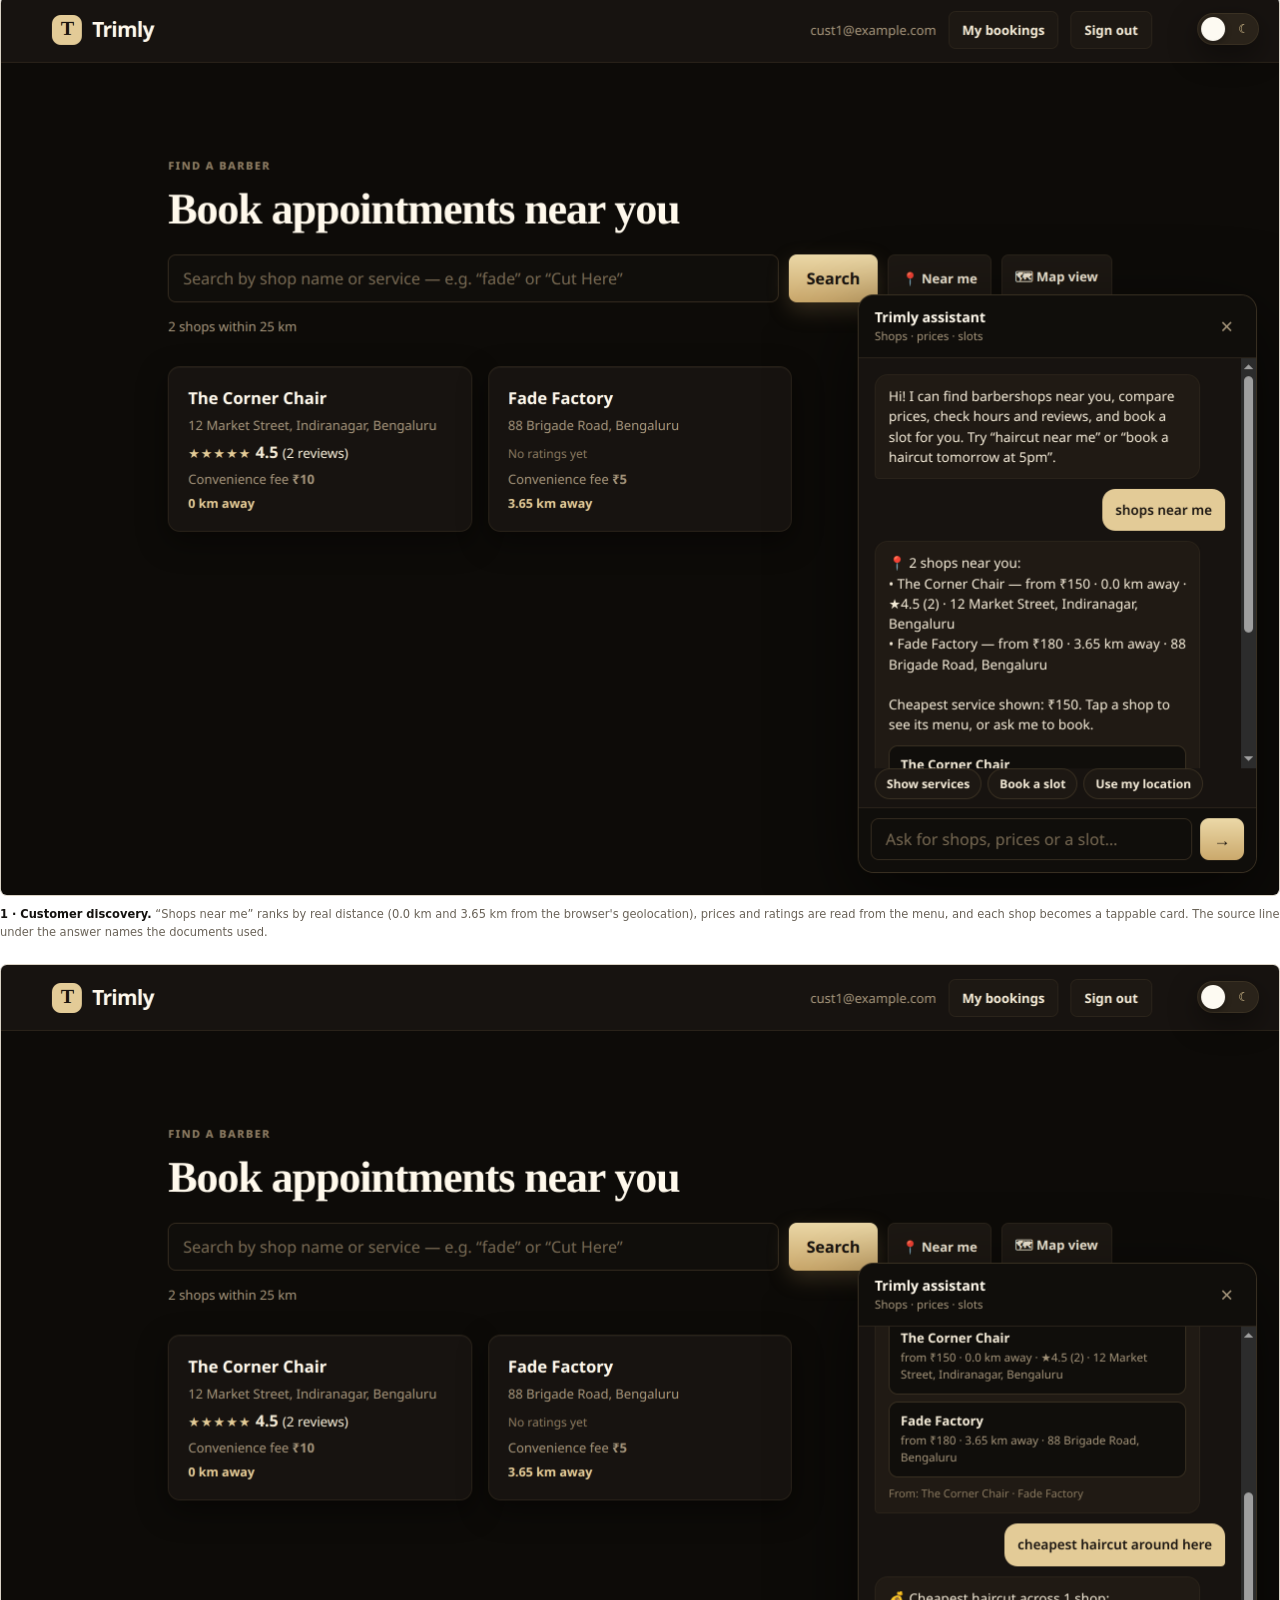
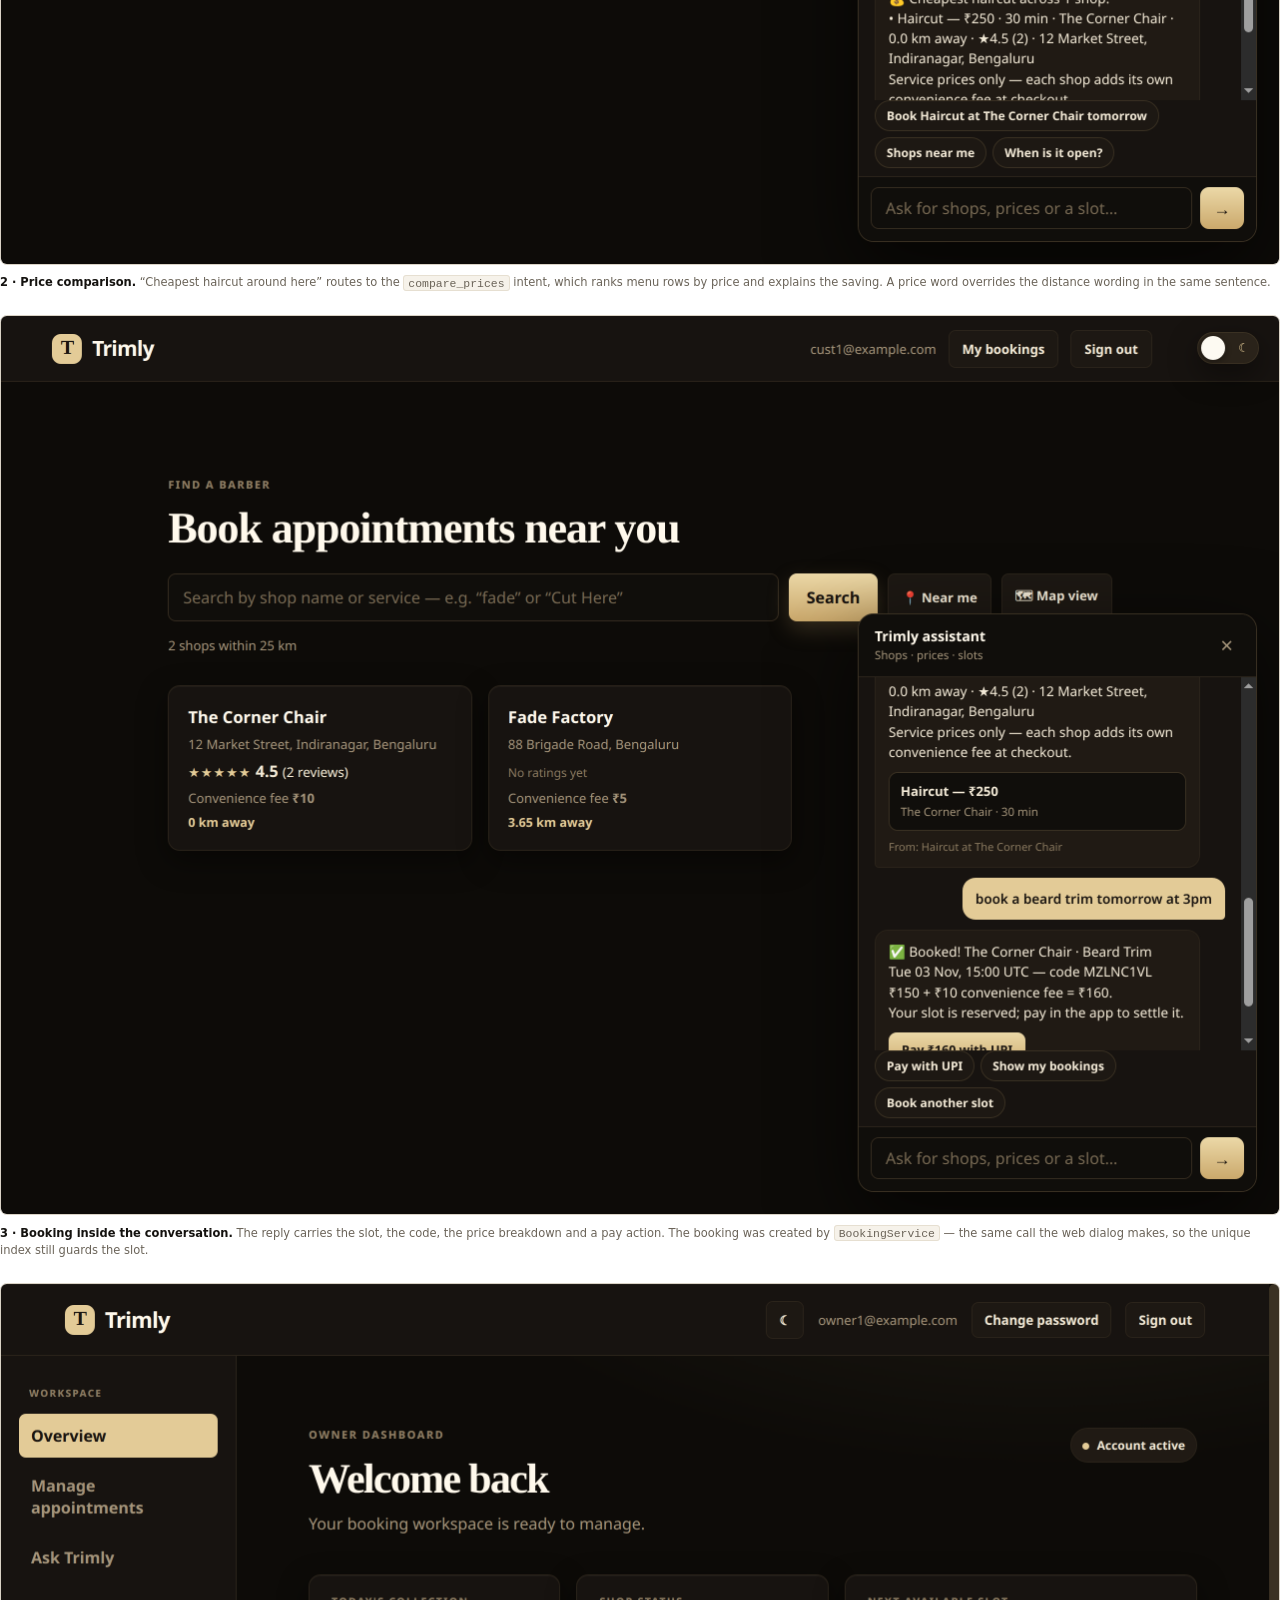
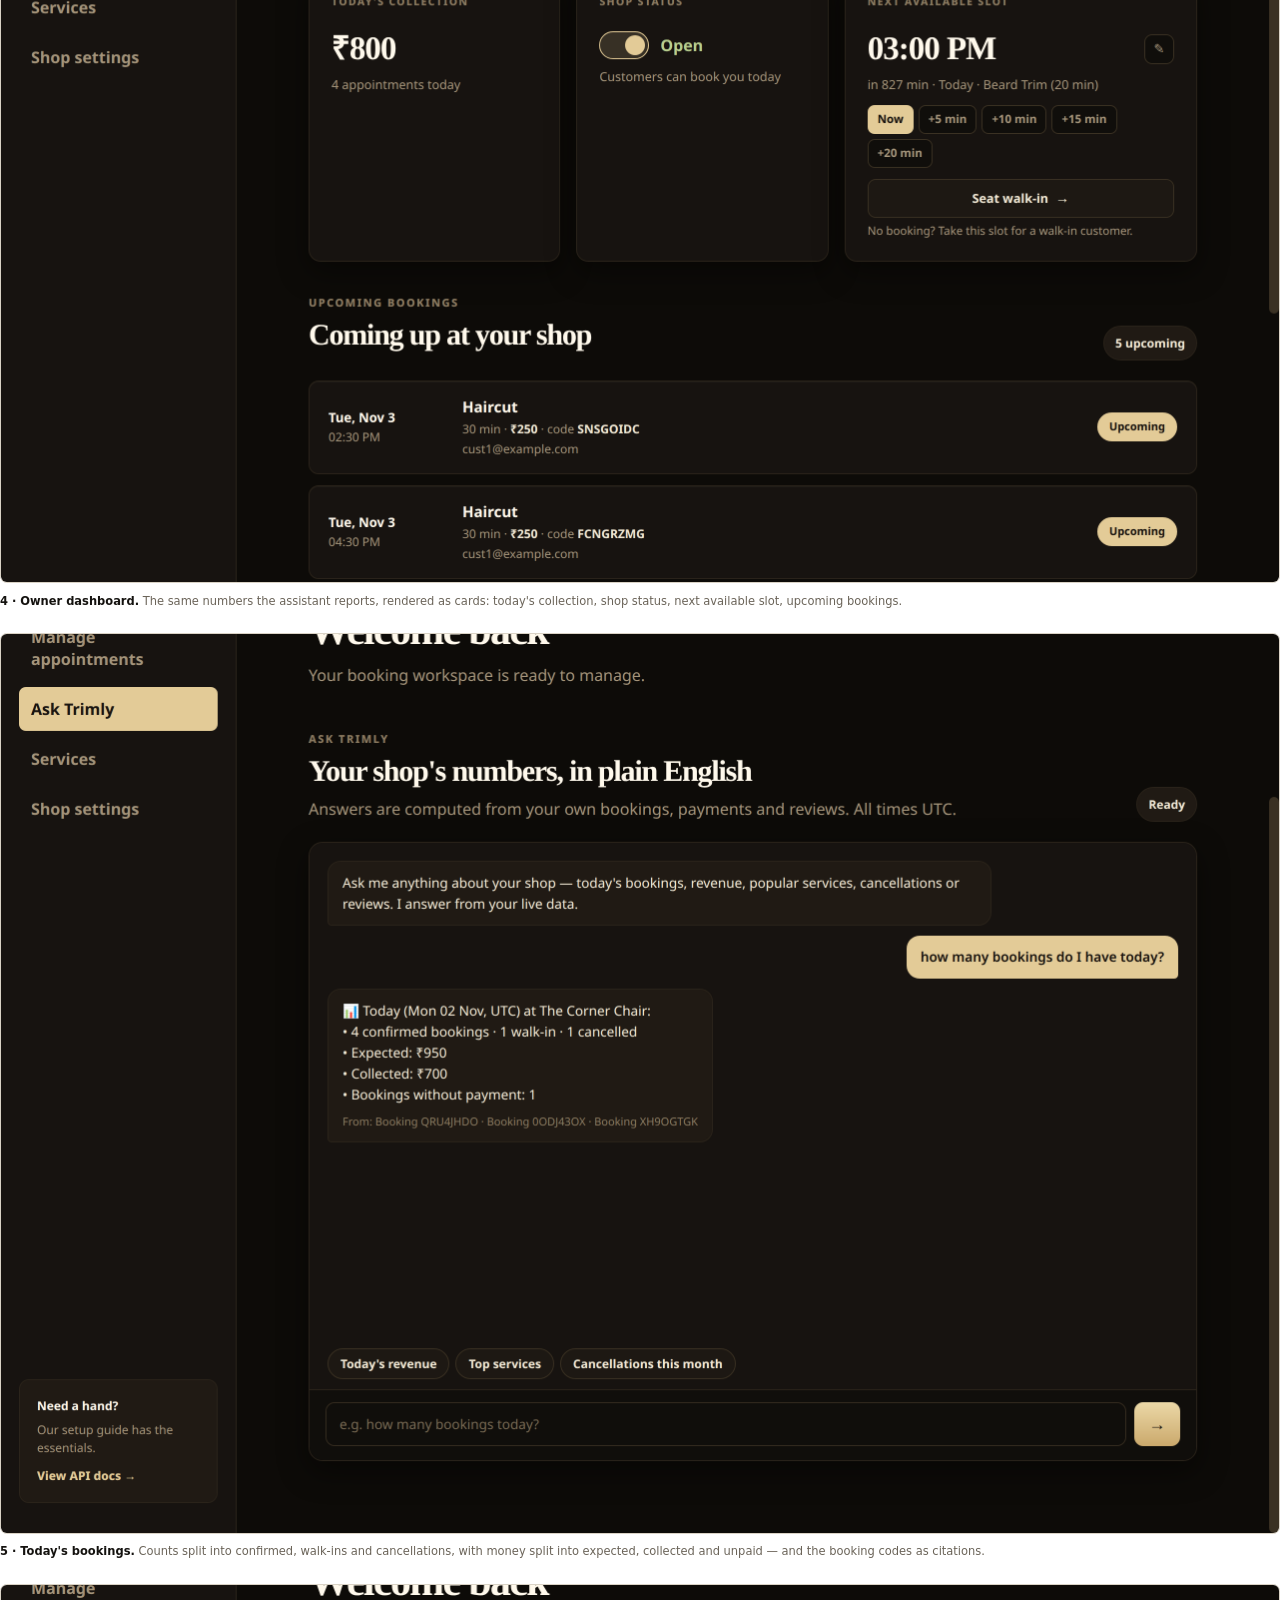
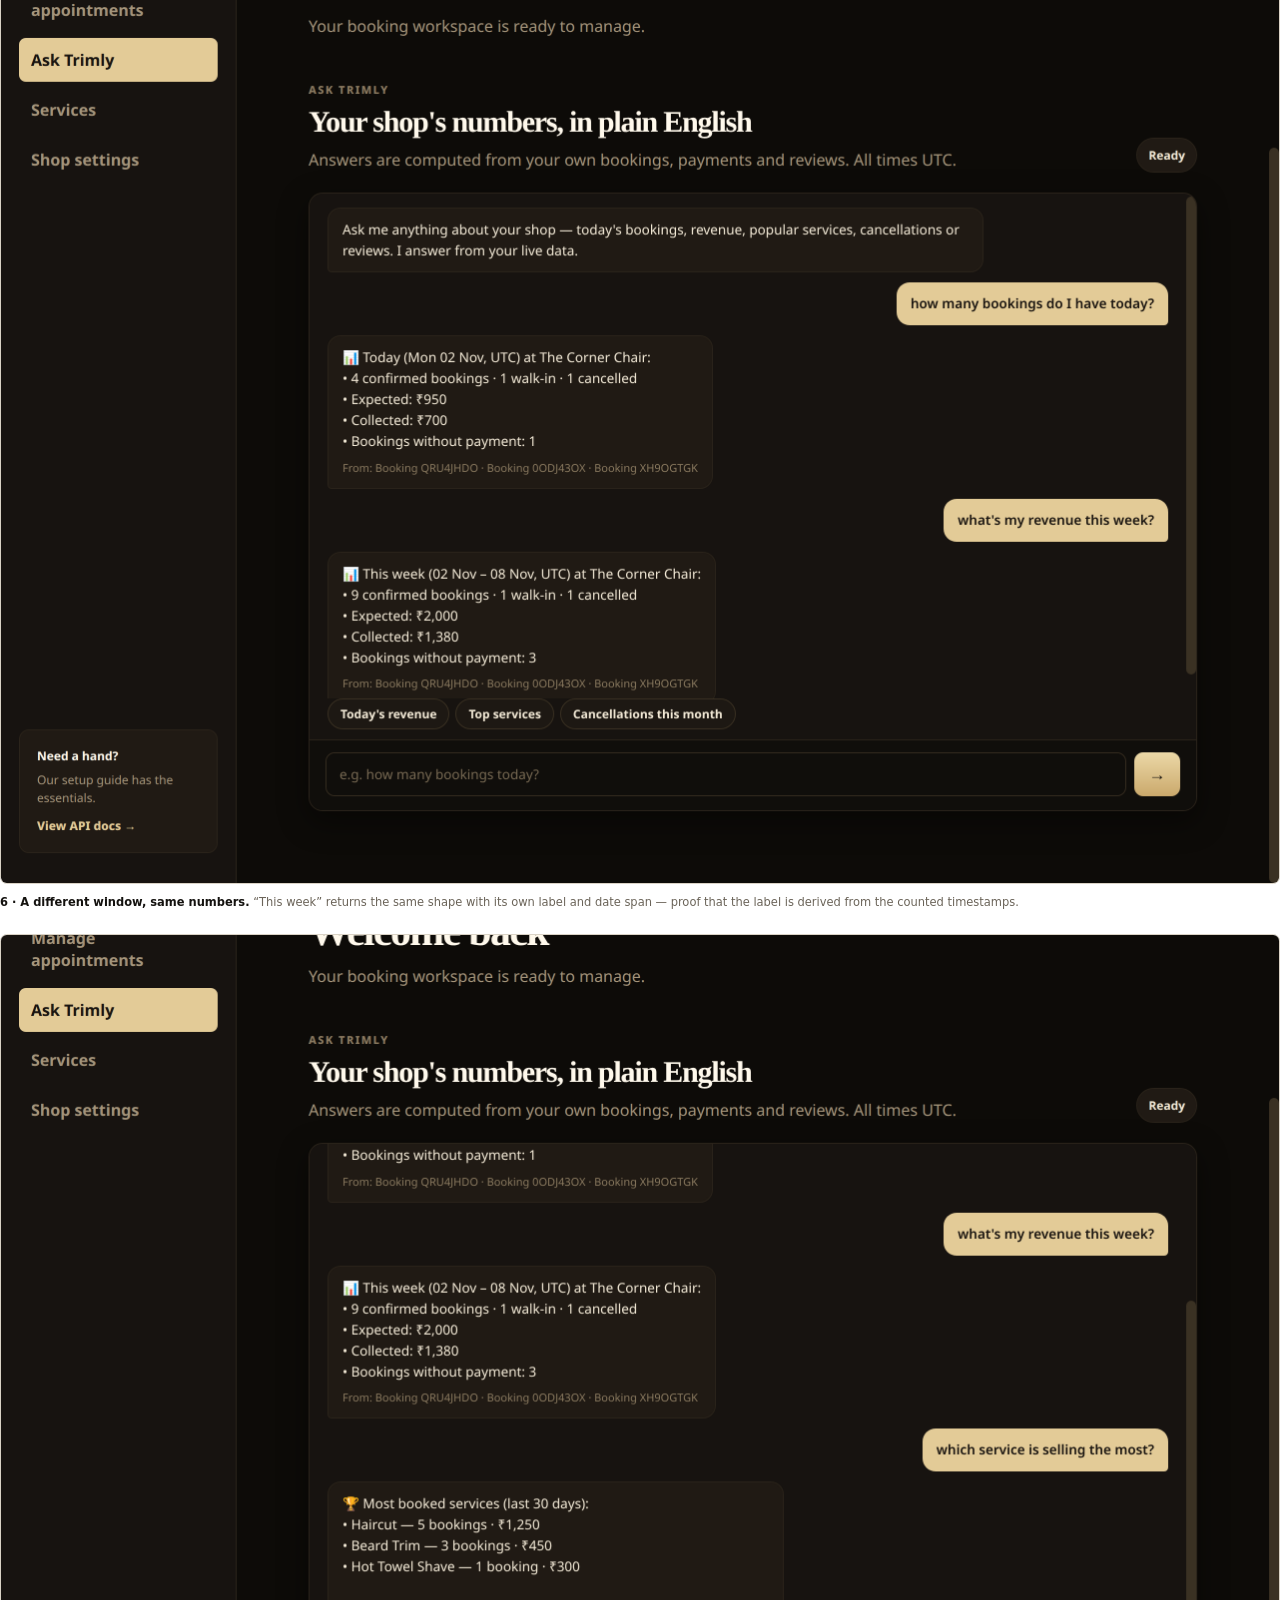
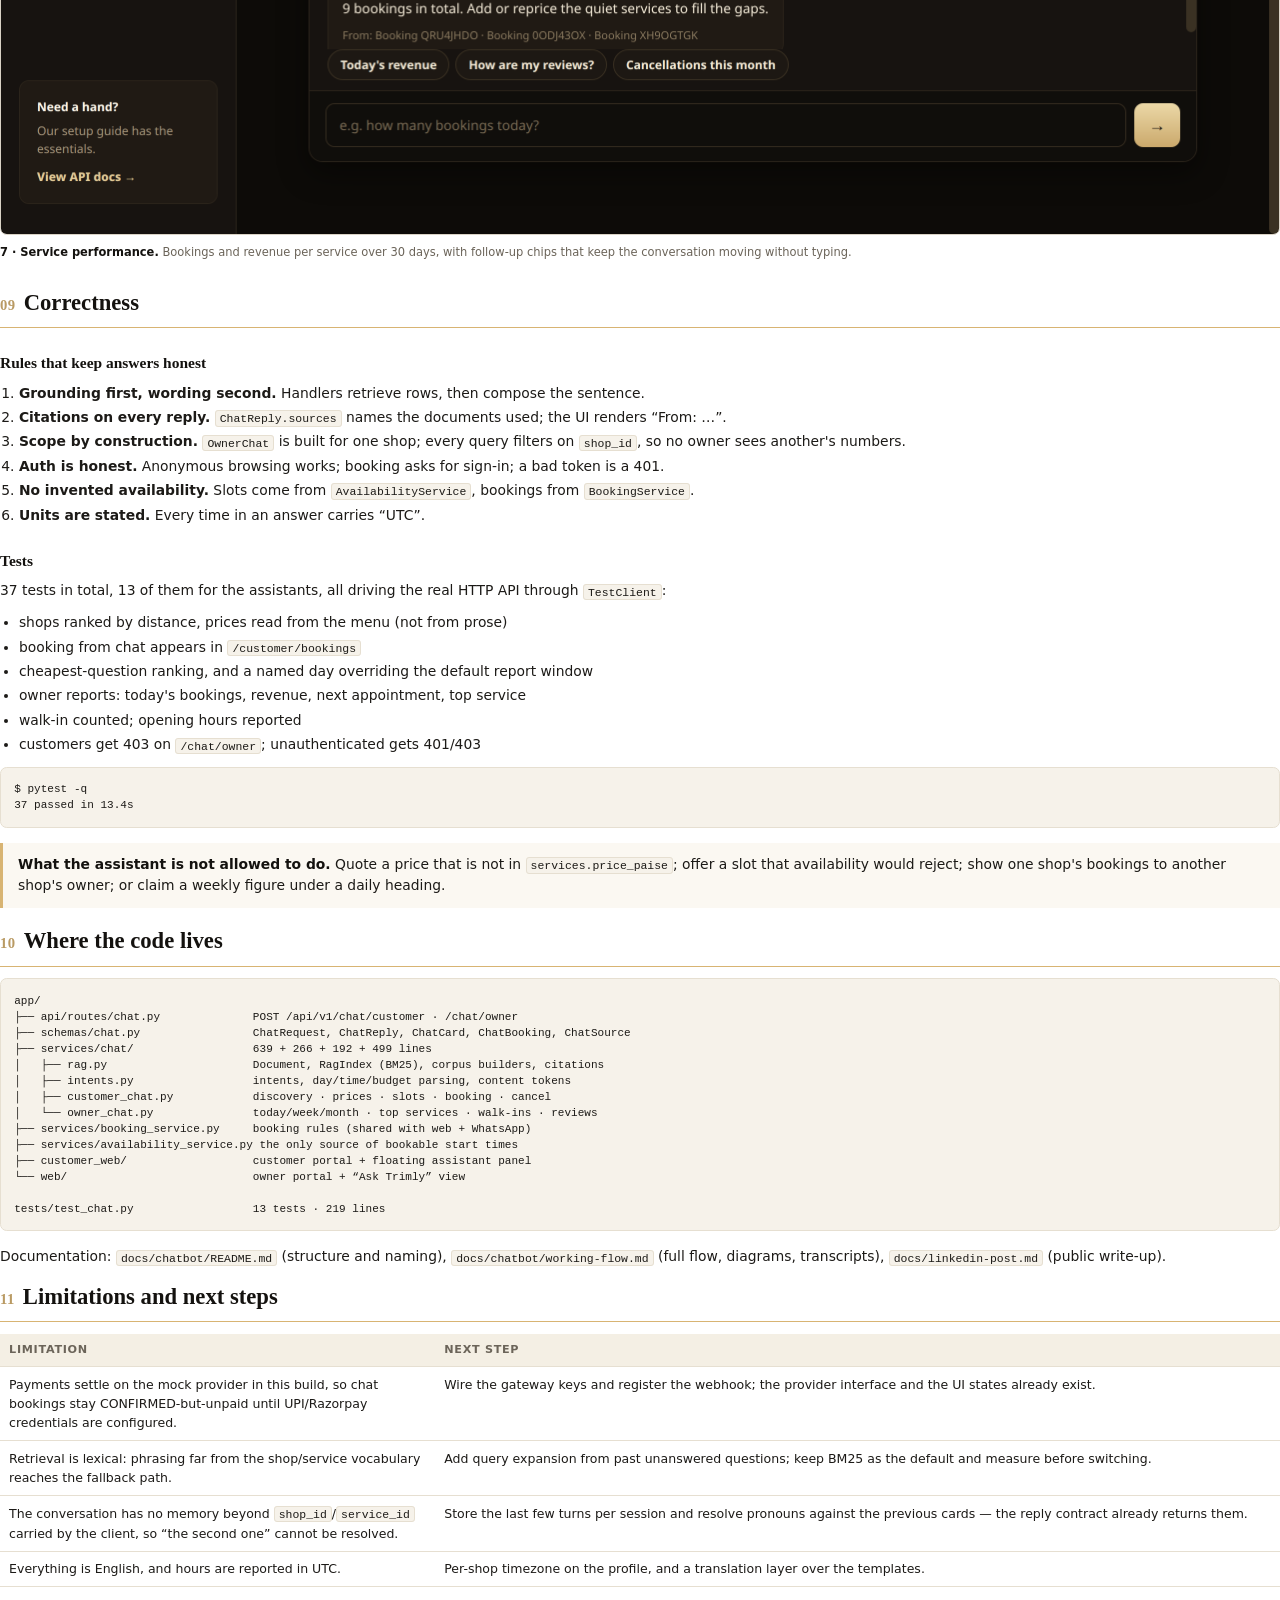
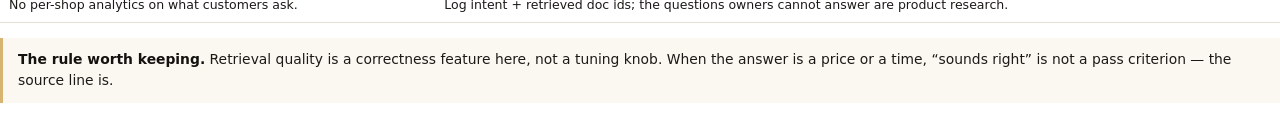
<file: docs/report/report.html>
<!doctype html>
<html lang="en">
<head>
<meta charset="utf-8">
<title>Trimly — AI assistants for a barbershop booking platform</title>
<style>
  @page { size: A4; margin: 15mm 14mm 16mm; }
  * { box-sizing: border-box; }
  html { -webkit-print-color-adjust: exact; print-color-adjust: exact; }
  body {
    margin: 0; color: #1c1a17; background: #ffffff;
    font-family: "Segoe UI", system-ui, -apple-system, "Helvetica Neue", Arial, sans-serif;
    font-size: 10.4pt; line-height: 1.55;
  }
  h1, h2, h3 { font-family: Georgia, "Times New Roman", serif; color: #14120f; }
  p { margin: 0 0 8pt; }
  a { color: #8a5f18; text-decoration: none; }
  code, .mono { font-family: ui-monospace, "SF Mono", Menlo, Consolas, monospace; font-size: 8.6pt; }
  code { background: #f6f2ea; border: 1px solid #e6dfd1; border-radius: 3px; padding: 0.5pt 3pt; }
  .accent { color: #9a6b1f; }
  .muted { color: #6b6459; }

  /* cover */
  .cover { page-break-after: always; padding-top: 18mm; }
  .mark { display: inline-flex; align-items: center; gap: 7pt; font-weight: 700; letter-spacing: .2px; }
  .mark span.badge {
    display: inline-grid; place-items: center; width: 22pt; height: 22pt; border-radius: 6pt;
    background: #d8b473; color: #241c10; font-family: Georgia, serif; font-size: 13pt;
  }
  .eyebrow { font-size: 8pt; letter-spacing: 1.6px; text-transform: uppercase; color: #9a6b1f; font-weight: 700; }
  .cover h1 { font-size: 33pt; line-height: 1.08; margin: 26mm 0 6mm; letter-spacing: -0.6pt; }
  .cover .lede { font-size: 12.5pt; color: #4a443a; max-width: 135mm; }
  .cover .meta { margin-top: 16mm; font-size: 9pt; color: #6b6459; border-top: 1px solid #e2dbcd; padding-top: 5mm; }
  .facts { display: grid; grid-template-columns: repeat(4, 1fr); gap: 4mm; margin-top: 14mm; }
  .fact { border: 1px solid #e2dbcd; border-radius: 5pt; padding: 4mm; background: #fbf8f2; }
  .fact b { display: block; font-family: Georgia, serif; font-size: 17pt; color: #14120f; line-height: 1.1; }
  .fact span { font-size: 8.4pt; color: #6b6459; }

  /* sections */
  section { page-break-before: always; }
  section.flow { page-break-before: auto; }
  h2 {
    font-size: 17pt; margin: 0 0 3mm; padding-bottom: 2mm; border-bottom: 1.6px solid #d8b473;
    break-after: avoid;
  }
  h2 .num { color: #b99a63; font-size: 11pt; margin-right: 6pt; letter-spacing: .5px; }
  h3 { font-size: 11.6pt; margin: 6mm 0 2mm; break-after: avoid; }
  ul, ol { margin: 0 0 3mm; padding-left: 5mm; }
  li { margin-bottom: 2.2pt; }
  .two-col { display: grid; grid-template-columns: 1fr 1fr; gap: 6mm; }
  .card { border: 1px solid #e2dbcd; border-radius: 6pt; padding: 4mm 4.5mm; background: #fbf8f2; break-inside: avoid; }
  .card h3 { margin-top: 0; }
  .note { border-left: 3px solid #d8b473; background: #fbf8f2; padding: 3mm 4mm; margin: 4mm 0; break-inside: avoid; }
  .note b { color: #14120f; }

  table { width: 100%; border-collapse: collapse; margin: 2mm 0 4mm; font-size: 9.4pt; }
  th, td { text-align: left; padding: 2mm 2.4mm; border-bottom: 1px solid #e6dfd1; vertical-align: top; }
  table.tight { font-size: 9.1pt; }
  th { background: #f4efe4; font-size: 8.4pt; text-transform: uppercase; letter-spacing: .7px; color: #6b6459; }
  td.k { font-family: ui-monospace, Menlo, Consolas, monospace; font-size: 8.8pt; color: #5a4a2c; white-space: nowrap; }
  tr { break-inside: avoid; }

  pre {
    background: #f6f2ea; border: 1px solid #e6dfd1; border-radius: 5pt; padding: 3.5mm;
    font-size: 8.3pt; line-height: 1.45; white-space: pre-wrap; margin: 2mm 0 4mm; break-inside: avoid;
  }

  /* diagram */
  .diagram { display: grid; gap: 2.5mm; margin: 3mm 0 5mm; break-inside: avoid; }
  .row { display: grid; gap: 2.5mm; }
  .row.c2 { grid-template-columns: 1fr 1fr; }
  .row.c3 { grid-template-columns: 1fr 1fr 1fr; }
  .node { border: 1px solid #d9d2c5; border-radius: 5pt; padding: 3mm; background: #fff; }
  .node b { display: block; font-size: 9.4pt; }
  .node span { font-size: 8.2pt; color: #6b6459; }
  .node.hi { background: #fbf3e2; border-color: #d8b473; }
  .arrow { text-align: center; color: #b99a63; font-size: 9pt; line-height: 1; }

  /* figures */
  figure { margin: 0 0 6mm; break-inside: avoid; }
  figure img { width: 100%; display: block; border: 1px solid #d9d2c5; border-radius: 5pt; }
  figcaption { font-size: 8.6pt; color: #6b6459; margin-top: 2.5mm; }
  figcaption b { color: #14120f; }
  .page-fig { page-break-before: always; }
  .page-fig:first-of-type { page-break-before: auto; }
</style>
</head>
<body>

<!-- ───────────────────────── COVER ───────────────────────── -->
<div class="cover">
  <div class="mark"><span class="badge">T</span> Trimly</div>
  <p class="eyebrow" style="margin-top:14mm">Project report · November 2026</p>
  <h1>Two AI assistants that answer<br>from the database, not from memory.</h1>
  <p class="lede">
    A grounded chat layer for a barbershop booking platform: customers ask for shops,
    prices and slots; owners ask for today's bookings and revenue. Every sentence is
    composed from rows retrieved during that request — and every reply carries the rows
    it was built from.
  </p>
  <div class="facts">
    <div class="fact"><b>2</b><span>assistants, one retrieval layer</span></div>
    <div class="fact"><b>37</b><span>tests green (13 for the assistants)</span></div>
    <div class="fact"><b>0</b><span>API keys or model downloads</span></div>
    <div class="fact"><b>0</b><span>invented prices or slots</span></div>
  </div>
  <p class="meta">
    Stack: FastAPI · Pydantic v2 · SQLAlchemy 2.0 · PostgreSQL 16 · PyJWT · PyTest ·
    BM25 retrieval · vanilla ES modules<br>
    Screenshots captured from the running application (seeded demo data, all times UTC).
  </p>
</div>

<!-- ───────────────────────── 1 ───────────────────────── -->
<section class="flow">
  <h2><span class="num">01</span>What the product does</h2>
  <p>
    Trimly is a booking platform for independent barbershops. Owners publish a shop, a service
    menu, opening hours and a pin on the map; customers find a shop, pick a slot and pay.
    The assistants sit on top of that same data as a second interface — no new database, no
    duplicated rules, no separate copy of the truth.
  </p>
  <div class="two-col">
    <div class="card">
      <h3>Customer assistant</h3>
      <ul>
        <li>“Which shops are near me?” — distance-ranked, with prices and ratings</li>
        <li>“Cheapest haircut” — a real price comparison across the menu</li>
        <li>Opening hours, reviews, free slots</li>
        <li>“Book a beard trim tomorrow at 3pm” — books, then offers payment</li>
        <li>“My bookings”, “cancel 7Q2K9XAB”</li>
      </ul>
    </div>
    <div class="card">
      <h3>Owner assistant</h3>
      <ul>
        <li>“How many bookings do I have today?”</li>
        <li>“What's today's revenue?” — expected, collected, unpaid</li>
        <li>“Show me this week / last month”</li>
        <li>“Which service is selling the most?”</li>
        <li>“Any walk-ins?”, “What's my cancellation rate?”, “How are my reviews?”</li>
      </ul>
    </div>
  </div>
  <div class="note">
    <b>The constraint that shaped the design.</b> A customer acting on a wrong price loses money;
    an owner acting on a wrong booking count makes a bad staffing decision. So the assistant is
    not allowed to be “probably right”: it retrieves first, writes second, and shows its sources.
  </div>
</section>

<!-- ───────────────────────── 2 ───────────────────────── -->
<section>
  <h2><span class="num">02</span>Technology used</h2>
  <p>
    Every choice below is the smallest thing that solved the problem at hand — no framework
    without a reason, no service without a job.
  </p>
  <div class="note" style="margin-top:0">
    <b>Deliberate omission: no LLM in the answer path.</b> The product has to answer with no
    network, no API budget and no chance of a fabricated ₹300 haircut. Language models would make
    the prose nicer; they would also make the numbers unverifiable. BM25 plus templates was the
    cheaper, safer trade — and the retrieval interface is the seam where a model can be added
    later without touching the rest of the system.
  </div>
  <table class="tight">
    <tr><th style="width:16%">Layer</th><th style="width:26%">Technology</th><th>Why this one</th></tr>
    <tr><td class="k">API</td><td>FastAPI 0.115 + Starlette</td>
      <td>Typed models, dependency injection for auth and sessions, OpenAPI docs generated at <code>/docs</code>.</td></tr>
    <tr><td class="k">Contracts</td><td>Pydantic v2, pydantic-settings</td>
      <td><code>ChatReply</code> is the single contract for UI and tests; configuration comes from the environment.</td></tr>
    <tr><td class="k">Persistence</td><td>SQLAlchemy 2.0 (typed models)</td>
      <td>One ORM for Postgres in production and SQLite in tests; booking rules live as indexes on the table.</td></tr>
    <tr><td class="k">Database</td><td>PostgreSQL 16 (psycopg 3)</td>
      <td>Partial unique index on <code>(shop_id, starts_at)</code> where confirmed — double-booking is impossible.</td></tr>
    <tr><td class="k">Auth</td><td>JWT (PyJWT), Argon2 (pwdlib)</td>
      <td>Role-based dependencies; anonymous browsing is allowed, a broken session is never silently downgraded.</td></tr>
    <tr><td class="k">Retrieval</td><td>Hand-written BM25 index</td>
      <td>No embedding service, no key, no rebuild job: the corpus is rebuilt per request, so it cannot cite a deleted row.</td></tr>
    <tr><td class="k">Language</td><td>Deterministic intent + entity parsing</td>
      <td>Days, times and budgets parsed by explicit rules — routing is testable and reproducible, not sampled.</td></tr>
    <tr><td class="k">Payments</td><td>Provider interface: Razorpay · UPI intent · mock</td>
      <td>The booking flow never talks to a gateway directly; the implementation comes from configuration.</td></tr>
    <tr><td class="k">Messaging</td><td>WhatsApp Cloud API</td>
      <td>A second channel for the same booking services — the web UI is not the only door into the domain.</td></tr>
    <tr><td class="k">Frontend</td><td>Vanilla ES modules, no build step</td>
      <td>Two portals shipped as static files; Leaflet 1.9.4 for map views; no bundler to maintain.</td></tr>
    <tr><td class="k">Testing</td><td>PyTest + FastAPI TestClient</td>
      <td>Every test drives the real HTTP API — the same interface the browser uses.</td></tr>
    <tr><td class="k">Ops</td><td>Docker, compose, Alembic, Uvicorn</td>
      <td>API + Postgres + Redis + Adminer; migrations tracked from day one.</td></tr>
  </table>
</section>

<!-- ───────────────────────── 3 ───────────────────────── -->
<section>
  <h2><span class="num">03</span>Architecture</h2>
  <div class="diagram">
    <div class="row c2">
      <div class="node"><b>Customer portal</b><span>vanilla JS · chat panel · shop cards</span></div>
      <div class="node"><b>Owner dashboard</b><span>vanilla JS · “Ask Trimly” view</span></div>
    </div>
    <div class="arrow">▼ &nbsp; POST /api/v1/chat/customer &nbsp;·&nbsp; POST /api/v1/chat/owner &nbsp; ▼</div>
    <div class="node hi"><b>app/api/routes/chat.py</b><span>optional auth for customers · owner-only, shop-scoped for owners · one ChatReply contract</span></div>
    <div class="arrow">▼</div>
    <div class="row c2">
      <div class="node"><b>CustomerChat</b><span>discovery · prices · hours · reviews · slots · booking · cancel</span></div>
      <div class="node"><b>OwnerChat</b><span>today · week · month · next up · top services · walk-ins · cancellations</span></div>
    </div>
    <div class="arrow">▼ &nbsp; retrieve first &nbsp; ▼</div>
    <div class="row c3">
      <div class="node"><b>RagIndex (BM25)</b><span>documents built from live rows on every request</span></div>
      <div class="node"><b>intents</b><span>weighted phrases, day/time/budget parsing</span></div>
      <div class="node"><b>AvailabilityService</b><span>the only source of bookable times</span></div>
    </div>
    <div class="arrow">▼</div>
    <div class="row c2">
      <div class="node"><b>BookingService</b><span>create · cancel · unique index is the final guard</span></div>
      <div class="node"><b>payments</b><span>Razorpay · UPI intent · mock, behind one interface</span></div>
    </div>
    <div class="arrow">▼</div>
    <div class="node"><b>PostgreSQL</b><span>users · shops · services · business hours · bookings · payments · reviews</span></div>
  </div>
  <p class="muted" style="font-size:9pt">
    The chat layer is a consumer of the domain, not a parallel implementation of it: it calls the
    same availability and booking services as the web dialog and the WhatsApp flow.
  </p>
</section>

<!-- ───────────────────────── 4 ───────────────────────── -->
<section>
  <h2><span class="num">04</span>How one request works</h2>
  <ol>
    <li><b>UI sends a message.</b> <code>sendChat()</code> posts the text plus the shop/service
      context from the previous reply, optional coordinates, and the bearer token if signed in.</li>
    <li><b>Auth is optional, not fuzzy.</b> A missing token means anonymous — discovery still works,
      booking politely refuses. An <i>invalid</i> token is a 401, never a silent sign-out.</li>
    <li><b>The corpus is rebuilt.</b> <code>customer_documents(db, lat, lon)</code> turns shops,
      services, hours and reviews into documents; the owner side uses bookings, payments, reviews
      and the shop profile for the last 30 days.</li>
    <li><b>Intent is detected.</b> Weighted phrase matching scores the sentence; longer phrases win,
      so “how many bookings” beats a bare “booking”. Price words override everything else:
      “cheapest haircut near me” is a price question that mentions distance.</li>
    <li><b>Entities are resolved.</b> Shop by name → context → single shop. Service by name tokens.
      <code>parse_day()</code> handles “tomorrow”, weekdays, “12 Oct”, ISO dates;
      <code>parse_time()</code> handles “5pm”, “17:30”, “noon”, “evening”.</li>
    <li><b>Slots come from the domain.</b> <code>AvailabilityService</code> intersects business
      hours, the slot interval, existing confirmed bookings and “future only”. The chat never
      invents a time.</li>
    <li><b>Booking goes through the service layer.</b> If the slot was taken between read and
      write, the unique index raises 409 and the assistant apologises with the next three openings
      instead of failing.</li>
    <li><b>The answer is composed from what was retrieved,</b> then returned with its
      <code>sources</code>, tappable cards, a booking object (if any) and three follow-up options.</li>
  </ol>
  <pre>POST /api/v1/chat/customer
{ "message": "book a beard trim tomorrow at 3pm" }

200 OK
{ "answer": "✅ Booked! The Corner Chair · Beard Trim\nTue 03 Nov, 15:00 UTC — code MZ1NCTV1
             ₹150 + ₹10 convenience fee = ₹160.",
  "intent": "book",
  "booking": { "id": 12, "code": "MZ1NCTV1", "starts_at": "2026-11-03T15:00:00+00:00",
               "price_paise": 15000, "convenience_fee_paise": 1000, "total_paise": 16000 },
  "sources": [ { "doc_id": "service:2", "kind": "service", "label": "Beard Trim at The Corner Chair" } ],
  "suggestions": [ "Pay with UPI", "Show my bookings", "Book another slot" ] }</pre>
</section>

<!-- ───────────────────────── 5 ───────────────────────── -->
<section>
  <h2><span class="num">05</span>Retrieval: the “R” in RAG</h2>
  <p>
    Each document is one row-shaped fact. The index is built in memory for the request, scored
    with BM25 (the ranking function behind Lucene/Elasticsearch), and thrown away afterwards.
  </p>
  <table>
    <tr><th style="width:22%">Document</th><th style="width:32%">Customer corpus</th><th>Owner corpus</th></tr>
    <tr><td class="k">shop:&lt;id&gt;</td><td>name, address, pincode, menu summary, rating, hours, distance</td><td>name, address, open/closed, menu</td></tr>
    <tr><td class="k">service:&lt;id&gt;</td><td>name, price, duration, shop</td><td>—</td></tr>
    <tr><td class="k">hours:&lt;id&gt;</td><td>one sheet per shop, all seven days</td><td>—</td></tr>
    <tr><td class="k">booking:&lt;id&gt;</td><td>—</td><td>code, service, price, who, time, status</td></tr>
    <tr><td class="k">payment:&lt;id&gt;</td><td>—</td><td>amount, method, status</td></tr>
    <tr><td class="k">review:&lt;id&gt;</td><td>stars, comment</td><td>stars, comment</td></tr>
  </table>
  <pre>idf(t)   = ln( 1 + (N - df + 0.5) / (df + 0.5) )
score(d) = Σ  idf(t) · tf · 2.5 / ( tf + 1.5 · (0.25 + 0.75 · len(d) / avg_len) )</pre>
  <p>Three details do most of the practical work:</p>
  <ul>
    <li><b>Aliases.</b> “haircut”, “hair cut” and “trim” land on the same document; “shops” expands to “barbershop”.</li>
    <li><b>Stopwords.</b> “near me”, “how much”, “show” carry no signal and are removed before scoring.</li>
    <li><b>Distance beats relevance when coordinates exist.</b> “haircut near me” lists the closest
      shop that does haircuts, not the best keyword match.</li>
  </ul>
  <div class="note">
    <b>When to replace it.</b> BM25 is the right shape for tens of documents per shop. Past a few
    thousand documents (staff, offers, queue length, free-text notes), swap <code>RagIndex</code>
    for a vector store behind the same <code>search(query, limit, kinds)</code> method — handlers
    and UI do not change.
  </div>
</section>

<!-- ───────────────────────── 6 ───────────────────────── -->
<section>
  <h2><span class="num">06</span>Intent routing</h2>
  <div class="two-col">
    <div>
      <h3>Customer</h3>
      <table>
        <tr><th>Intent</th><th>Example</th></tr>
        <tr><td class="k">nearby</td><td>shops near me</td></tr>
        <tr><td class="k">find_shops</td><td>any fade shops?</td></tr>
        <tr><td class="k">compare_prices</td><td>cheapest haircut · compare prices</td></tr>
        <tr><td class="k">services</td><td>how much is a fade?</td></tr>
        <tr><td class="k">hours</td><td>when are they open?</td></tr>
        <tr><td class="k">reviews</td><td>is it any good?</td></tr>
        <tr><td class="k">availability</td><td>free slots tomorrow?</td></tr>
        <tr><td class="k">book</td><td>book a beard trim 3pm</td></tr>
        <tr><td class="k">my_bookings / cancel</td><td>my bookings · cancel MZ1NCTV1</td></tr>
        <tr><td class="k">fallback</td><td>anything else → top-4 BM25 hits, cited</td></tr>
      </table>
    </div>
    <div>
      <h3>Owner</h3>
      <table>
        <tr><th>Intent</th><th>Example</th></tr>
        <tr><td class="k">today_bookings</td><td>how many bookings today?</td></tr>
        <tr><td class="k">today_revenue</td><td>today's collection?</td></tr>
        <tr><td class="k">period_report</td><td>this week / last month</td></tr>
        <tr><td class="k">next_appointment</td><td>who is next?</td></tr>
        <tr><td class="k">top_services</td><td>what sells most?</td></tr>
        <tr><td class="k">walk_ins</td><td>any walk-ins today?</td></tr>
        <tr><td class="k">cancellations</td><td>cancel rate this month?</td></tr>
        <tr><td class="k">reviews</td><td>how are my ratings?</td></tr>
        <tr><td class="k">hours</td><td>am I open Sunday?</td></tr>
        <tr><td class="k">customers</td><td>how many regulars?</td></tr>
      </table>
    </div>
  </div>
  <p>
    Scores are additive and length-weighted — a two-word phrase is worth 1.75× a one-word
    keyword — so “how many bookings today” beats “bookings” without a model to call.
  </p>
</section>

<!-- ───────────────────────── 7 ───────────────────────── -->
<section>
  <h2><span class="num">07</span>Owner numbers, and the one parser behind them</h2>
  <p>
    All three report handlers resolve the window through <code>parse_period()</code>, which
    returns <code>(start, end, label, single_day)</code>. The label is derived from the same
    timestamps that are counted, so a headline can never describe a different window than the
    body.
  </p>
  <pre>“how many bookings do I have today?”   →  Today (Mon 02 Nov, UTC)
“what did I collect this week?”        →  This week (02 Nov – 08 Nov, UTC)
“how many last month?”                 →  Last month (01 Oct – 31 Oct, UTC)</pre>
  <pre>📊 Today (Mon 02 Nov, UTC) at The Corner Chair:
• 4 confirmed bookings · 1 walk-in · 1 cancelled
• Expected: ₹950            ← sum of booked service prices
• Collected: ₹700           ← COMPLETED payments only
• Bookings without payment: 1

From: Booking QRU4JHDO · Booking 0ODJ43OX · Booking XH9OGTGK</pre>
  <div class="note">
    <b>A bug this design caught.</b> “How many bookings do I have today?” was answered under the
    headline “This week”: today's numbers, the week's label. It matched on “bookings”, so the
    handler fell back to its weekly default. It looks fine in a screenshot and is wrong in a
    Monday review. The fix was one shared period parser plus a test that fails if a “today”
    question is ever answered under a week label.
  </div>
</section>

<!-- ───────────────────────── 8 Screenshots ───────────────────────── -->
<section>
  <h2><span class="num">08</span>The product, running</h2>
  <p class="muted">
    Captured from the live application at 1280×900 (2× device pixels) against seeded demo data:
    two shops, five services, six bookings, two reviews. All times UTC.
  </p>

  <figure class="page-fig">
    <img src="screenshots/01-customer-nearby.png" alt="Customer portal with the assistant open, listing two nearby shops">
    <figcaption><b>1 · Customer discovery.</b> “Shops near me” ranks by real distance (0.0 km and
      3.65 km from the browser's geolocation), prices and ratings are read from the menu, and each
      shop becomes a tappable card. The source line under the answer names the documents used.</figcaption>
  </figure>

  <figure class="page-fig">
    <img src="screenshots/02-customer-comparison.png" alt="Price comparison answer for the cheapest haircut">
    <figcaption><b>2 · Price comparison.</b> “Cheapest haircut around here” routes to the
      <code>compare_prices</code> intent, which ranks menu rows by price and explains the saving.
      A price word overrides the distance wording in the same sentence.</figcaption>
  </figure>

  <figure class="page-fig">
    <img src="screenshots/03-customer-booking.png" alt="Booking confirmation inside the chat with a pay action">
    <figcaption><b>3 · Booking inside the conversation.</b> The reply carries the slot, the code,
      the price breakdown and a pay action. The booking was created by <code>BookingService</code>
      — the same call the web dialog makes, so the unique index still guards the slot.</figcaption>
  </figure>

  <figure class="page-fig">
    <img src="screenshots/04-owner-overview.png" alt="Owner dashboard overview with today's collection and upcoming bookings">
    <figcaption><b>4 · Owner dashboard.</b> The same numbers the assistant reports, rendered as
      cards: today's collection, shop status, next available slot, upcoming bookings.</figcaption>
  </figure>

  <figure class="page-fig">
    <img src="screenshots/05-owner-today.png" alt="Owner assistant answering how many bookings today">
    <figcaption><b>5 · Today's bookings.</b> Counts split into confirmed, walk-ins and cancellations,
      with money split into expected, collected and unpaid — and the booking codes as citations.</figcaption>
  </figure>

  <figure class="page-fig">
    <img src="screenshots/06-owner-revenue.png" alt="Owner assistant answering this week's revenue">
    <figcaption><b>6 · A different window, same numbers.</b> “This week” returns the same shape with
      its own label and date span — proof that the label is derived from the counted timestamps.</figcaption>
  </figure>

  <figure class="page-fig">
    <img src="screenshots/07-owner-top-services.png" alt="Owner assistant listing top services by bookings">
    <figcaption><b>7 · Service performance.</b> Bookings and revenue per service over 30 days, with
      follow-up chips that keep the conversation moving without typing.</figcaption>
  </figure>
</section>

<!-- ───────────────────────── 9 ───────────────────────── -->
<section>
  <h2><span class="num">09</span>Correctness</h2>
  <h3>Rules that keep answers honest</h3>
  <ol>
    <li><b>Grounding first, wording second.</b> Handlers retrieve rows, then compose the sentence.</li>
    <li><b>Citations on every reply.</b> <code>ChatReply.sources</code> names the documents used; the UI renders “From: …”.</li>
    <li><b>Scope by construction.</b> <code>OwnerChat</code> is built for one shop; every query filters on <code>shop_id</code>, so no owner sees another's numbers.</li>
    <li><b>Auth is honest.</b> Anonymous browsing works; booking asks for sign-in; a bad token is a 401.</li>
    <li><b>No invented availability.</b> Slots come from <code>AvailabilityService</code>, bookings from <code>BookingService</code>.</li>
    <li><b>Units are stated.</b> Every time in an answer carries “UTC”.</li>
  </ol>
  <h3>Tests</h3>
  <p>
    37 tests in total, 13 of them for the assistants, all driving the real HTTP API through
    <code>TestClient</code>:
  </p>
  <ul>
    <li>shops ranked by distance, prices read from the menu (not from prose)</li>
    <li>booking from chat appears in <code>/customer/bookings</code></li>
    <li>cheapest-question ranking, and a named day overriding the default report window</li>
    <li>owner reports: today's bookings, revenue, next appointment, top service</li>
    <li>walk-in counted; opening hours reported</li>
    <li>customers get 403 on <code>/chat/owner</code>; unauthenticated gets 401/403</li>
  </ul>
  <pre>$ pytest -q
37 passed in 13.4s</pre>
  <div class="note">
    <b>What the assistant is not allowed to do.</b> Quote a price that is not in
    <code>services.price_paise</code>; offer a slot that availability would reject; show one shop's
    bookings to another shop's owner; or claim a weekly figure under a daily heading.
  </div>
</section>

<!-- ───────────────────────── 10 ───────────────────────── -->
<section>
  <h2><span class="num">10</span>Where the code lives</h2>
  <pre>app/
├── api/routes/chat.py              POST /api/v1/chat/customer · /chat/owner
├── schemas/chat.py                 ChatRequest, ChatReply, ChatCard, ChatBooking, ChatSource
├── services/chat/                  639 + 266 + 192 + 499 lines
│   ├── rag.py                      Document, RagIndex (BM25), corpus builders, citations
│   ├── intents.py                  intents, day/time/budget parsing, content tokens
│   ├── customer_chat.py            discovery · prices · slots · booking · cancel
│   └── owner_chat.py               today/week/month · top services · walk-ins · reviews
├── services/booking_service.py     booking rules (shared with web + WhatsApp)
├── services/availability_service.py the only source of bookable start times
├── customer_web/                   customer portal + floating assistant panel
└── web/                            owner portal + “Ask Trimly” view

tests/test_chat.py                  13 tests · 219 lines</pre>
  <p>
    Documentation: <code>docs/chatbot/README.md</code> (structure and naming),
    <code>docs/chatbot/working-flow.md</code> (full flow, diagrams, transcripts),
    <code>docs/linkedin-post.md</code> (public write-up).
  </p>
</section>

<!-- ───────────────────────── 11 ───────────────────────── -->
<section>
  <h2><span class="num">11</span>Limitations and next steps</h2>
  <table>
    <tr><th style="width:34%">Limitation</th><th>Next step</th></tr>
    <tr><td>Payments settle on the mock provider in this build, so chat bookings stay
      CONFIRMED-but-unpaid until UPI/Razorpay credentials are configured.</td>
      <td>Wire the gateway keys and register the webhook; the provider interface and the UI
      states already exist.</td></tr>
    <tr><td>Retrieval is lexical: phrasing far from the shop/service vocabulary reaches the
      fallback path.</td>
      <td>Add query expansion from past unanswered questions; keep BM25 as the default and
      measure before switching.</td></tr>
    <tr><td>The conversation has no memory beyond <code>shop_id</code>/<code>service_id</code>
      carried by the client, so “the second one” cannot be resolved.</td>
      <td>Store the last few turns per session and resolve pronouns against the previous
      cards — the reply contract already returns them.</td></tr>
    <tr><td>Everything is English, and hours are reported in UTC.</td>
      <td>Per-shop timezone on the profile, and a translation layer over the templates.</td></tr>
    <tr><td>No per-shop analytics on what customers ask.</td>
      <td>Log intent + retrieved doc ids; the questions owners cannot answer are product
      research.</td></tr>
  </table>
  <div class="note">
    <b>The rule worth keeping.</b> Retrieval quality is a correctness feature here, not a tuning
    knob. When the answer is a price or a time, “sounds right” is not a pass criterion — the
    source line is.
  </div>
</section>

</body>
</html>
</file>
